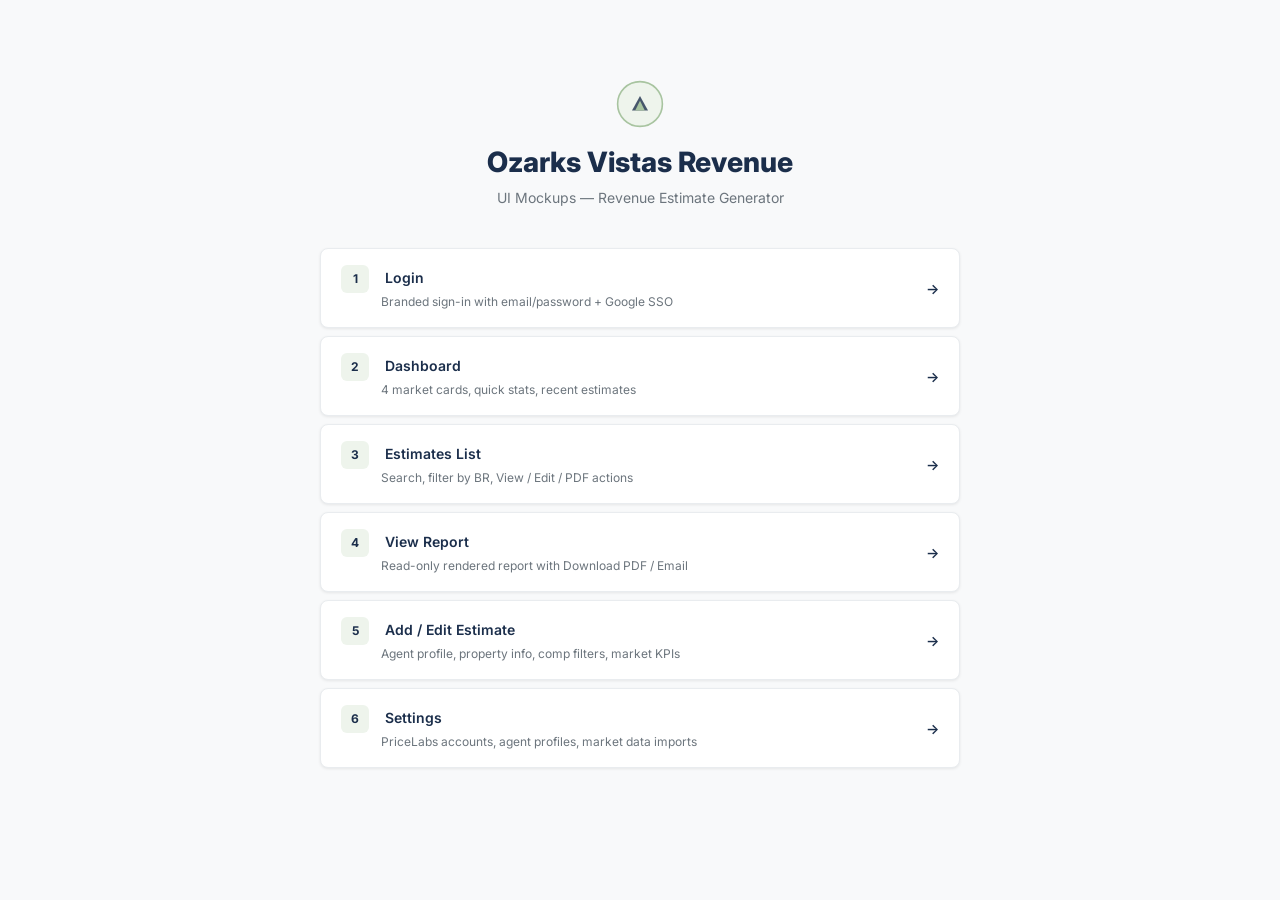
<file: index.html>
<!DOCTYPE html>
<html lang="en">
<head>
  <meta charset="UTF-8">
  <meta name="viewport" content="width=device-width, initial-scale=1.0">
  <title>Vistas — Revenue Estimator Mockups</title>
  <link rel="stylesheet" href="shared.css">
  <style>
    body { background: var(--gray-50); }
    .index-page {
      max-width: 640px;
      margin: 80px auto;
      text-align: center;
    }
    .index-logo {
      margin-bottom: 8px;
    }
    .index-title {
      font-size: 28px;
      font-weight: 800;
      color: var(--navy);
      margin-bottom: 4px;
    }
    .index-subtitle {
      font-size: 14px;
      color: var(--gray-500);
      margin-bottom: 40px;
    }
    .index-links {
      list-style: none;
      text-align: left;
    }
    .index-links li {
      margin-bottom: 8px;
    }
    .index-links a {
      display: flex;
      align-items: center;
      justify-content: space-between;
      padding: 16px 20px;
      background: var(--white);
      border: 1px solid var(--gray-200);
      border-radius: var(--radius);
      text-decoration: none;
      color: var(--navy);
      font-weight: 600;
      font-size: 14px;
      transition: all 0.15s;
      box-shadow: var(--shadow-sm);
    }
    .index-links a:hover {
      box-shadow: var(--shadow-md);
      transform: translateY(-1px);
      border-color: var(--sage);
    }
    .index-links .page-num {
      display: inline-flex;
      align-items: center;
      justify-content: center;
      width: 28px;
      height: 28px;
      background: var(--sage-pale);
      border-radius: 6px;
      font-size: 12px;
      font-weight: 700;
      color: var(--navy);
      margin-right: 12px;
    }
    .index-links .page-desc {
      font-size: 12px;
      color: var(--gray-500);
      font-weight: 400;
    }
  </style>
</head>
<body>
  <div class="index-page">
    <div class="index-logo">
      <svg width="48" height="48" viewBox="0 0 60 60" fill="none">
        <circle cx="30" cy="30" r="28" fill="#eef4ec" stroke="#A8C4A0" stroke-width="2"/>
        <path d="M20 38 L30 20 L40 38 Z" fill="#1B2E4B" opacity="0.8"/>
        <path d="M24 38 L30 26 L36 38 Z" fill="#A8C4A0"/>
      </svg>
    </div>
    <h1 class="index-title">Ozarks Vistas Revenue</h1>
    <p class="index-subtitle">UI Mockups — Revenue Estimate Generator</p>

    <ul class="index-links">
      <li>
        <a href="01-login.html">
          <div>
            <span class="page-num">1</span>
            Login
            <div class="page-desc" style="margin-left: 40px;">Branded sign-in with email/password + Google SSO</div>
          </div>
          &rarr;
        </a>
      </li>
      <li>
        <a href="02-dashboard.html">
          <div>
            <span class="page-num">2</span>
            Dashboard
            <div class="page-desc" style="margin-left: 40px;">4 market cards, quick stats, recent estimates</div>
          </div>
          &rarr;
        </a>
      </li>
      <li>
        <a href="03-estimates-list.html">
          <div>
            <span class="page-num">3</span>
            Estimates List
            <div class="page-desc" style="margin-left: 40px;">Search, filter by BR, View / Edit / PDF actions</div>
          </div>
          &rarr;
        </a>
      </li>
      <li>
        <a href="04-view-report.html">
          <div>
            <span class="page-num">4</span>
            View Report
            <div class="page-desc" style="margin-left: 40px;">Read-only rendered report with Download PDF / Email</div>
          </div>
          &rarr;
        </a>
      </li>
      <li>
        <a href="05-add-edit.html">
          <div>
            <span class="page-num">5</span>
            Add / Edit Estimate
            <div class="page-desc" style="margin-left: 40px;">Agent profile, property info, comp filters, market KPIs</div>
          </div>
          &rarr;
        </a>
      </li>
      <li>
        <a href="06-settings.html">
          <div>
            <span class="page-num">6</span>
            Settings
            <div class="page-desc" style="margin-left: 40px;">PriceLabs accounts, agent profiles, market data imports</div>
          </div>
          &rarr;
        </a>
      </li>
    </ul>
  </div>
</body>
</html>
</file>
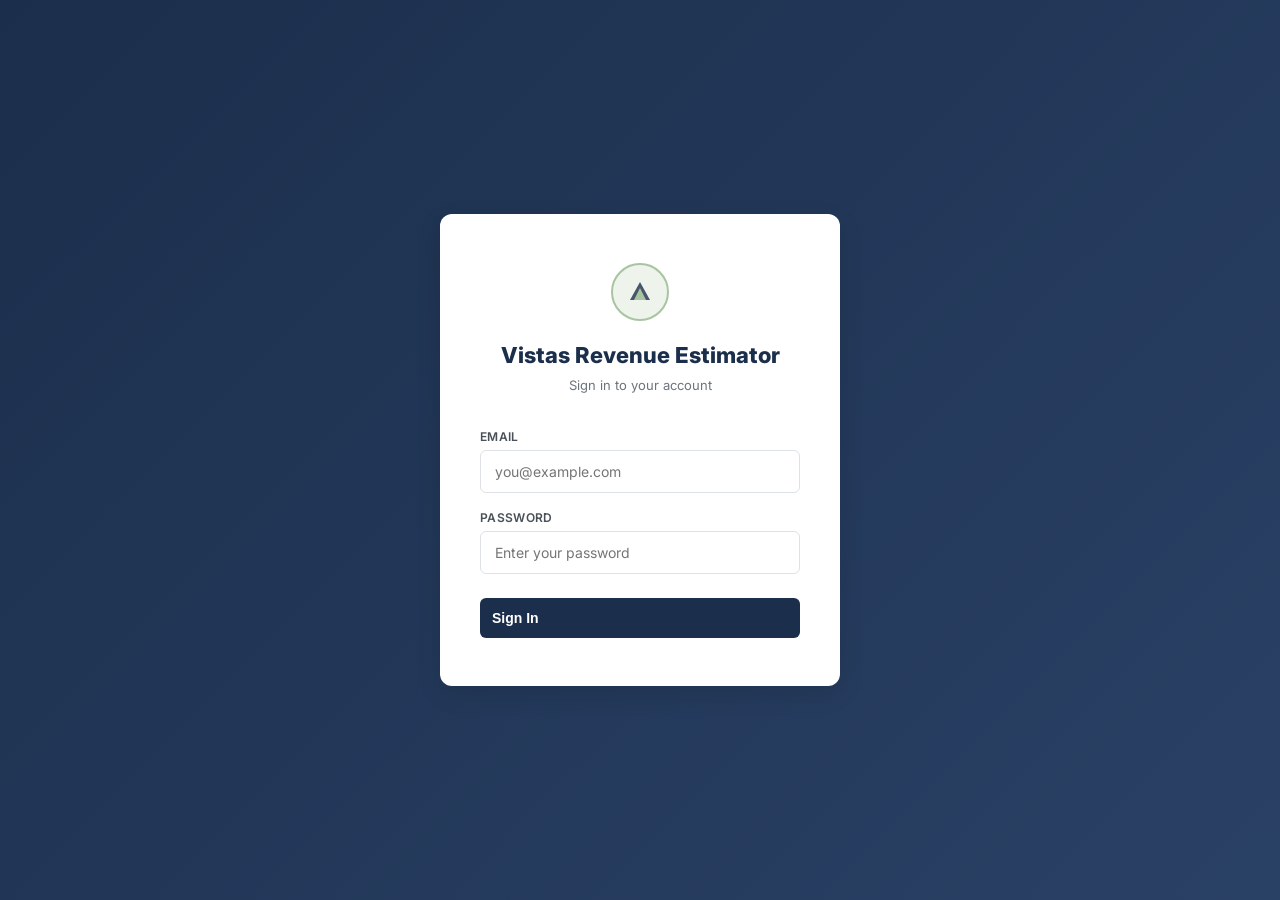
<file: 01-login.html>
<!DOCTYPE html>
<html lang="en">
<head>
  <meta charset="UTF-8">
  <meta name="viewport" content="width=device-width, initial-scale=1.0">
  <title>Login — Vistas Revenue Estimator</title>
  <link rel="stylesheet" href="shared.css">
  <style>
    body {
      background: linear-gradient(135deg, var(--navy) 0%, var(--navy-light) 100%);
      min-height: 100vh;
      display: flex;
      align-items: center;
      justify-content: center;
    }
    .login-card {
      background: var(--white);
      border-radius: 12px;
      padding: 48px 40px;
      width: 100%;
      max-width: 400px;
      box-shadow: var(--shadow-lg);
      text-align: center;
    }
    .login-brand {
      font-size: 22px;
      font-weight: 800;
      color: var(--navy);
      margin-bottom: 4px;
    }
    .login-tagline {
      font-size: 13px;
      color: var(--gray-500);
      margin-bottom: 32px;
    }
    .login-card .form-group { text-align: left; }
    .login-card .form-input { padding: 12px 14px; }
    .login-btn {
      width: 100%;
      padding: 12px;
      font-size: 14px;
      margin-top: 8px;
    }
  </style>
</head>
<body>
  <div class="login-card">
    <div style="margin-bottom: 12px;">
      <svg width="60" height="60" viewBox="0 0 60 60" fill="none">
        <circle cx="30" cy="30" r="28" fill="#eef4ec" stroke="#A8C4A0" stroke-width="2"/>
        <path d="M20 38 L30 20 L40 38 Z" fill="#1B2E4B" opacity="0.8"/>
        <path d="M24 38 L30 26 L36 38 Z" fill="#A8C4A0"/>
      </svg>
    </div>
    <div class="login-brand">Vistas Revenue Estimator</div>
    <div class="login-tagline">Sign in to your account</div>
    <form>
      <div class="form-group">
        <label class="form-label">Email</label>
        <input type="email" class="form-input" placeholder="you@example.com">
      </div>
      <div class="form-group">
        <label class="form-label">Password</label>
        <input type="password" class="form-input" placeholder="Enter your password">
      </div>
      <button type="submit" class="btn btn-primary login-btn">Sign In</button>
    </form>
  </div>
</body>
</html>
</file>
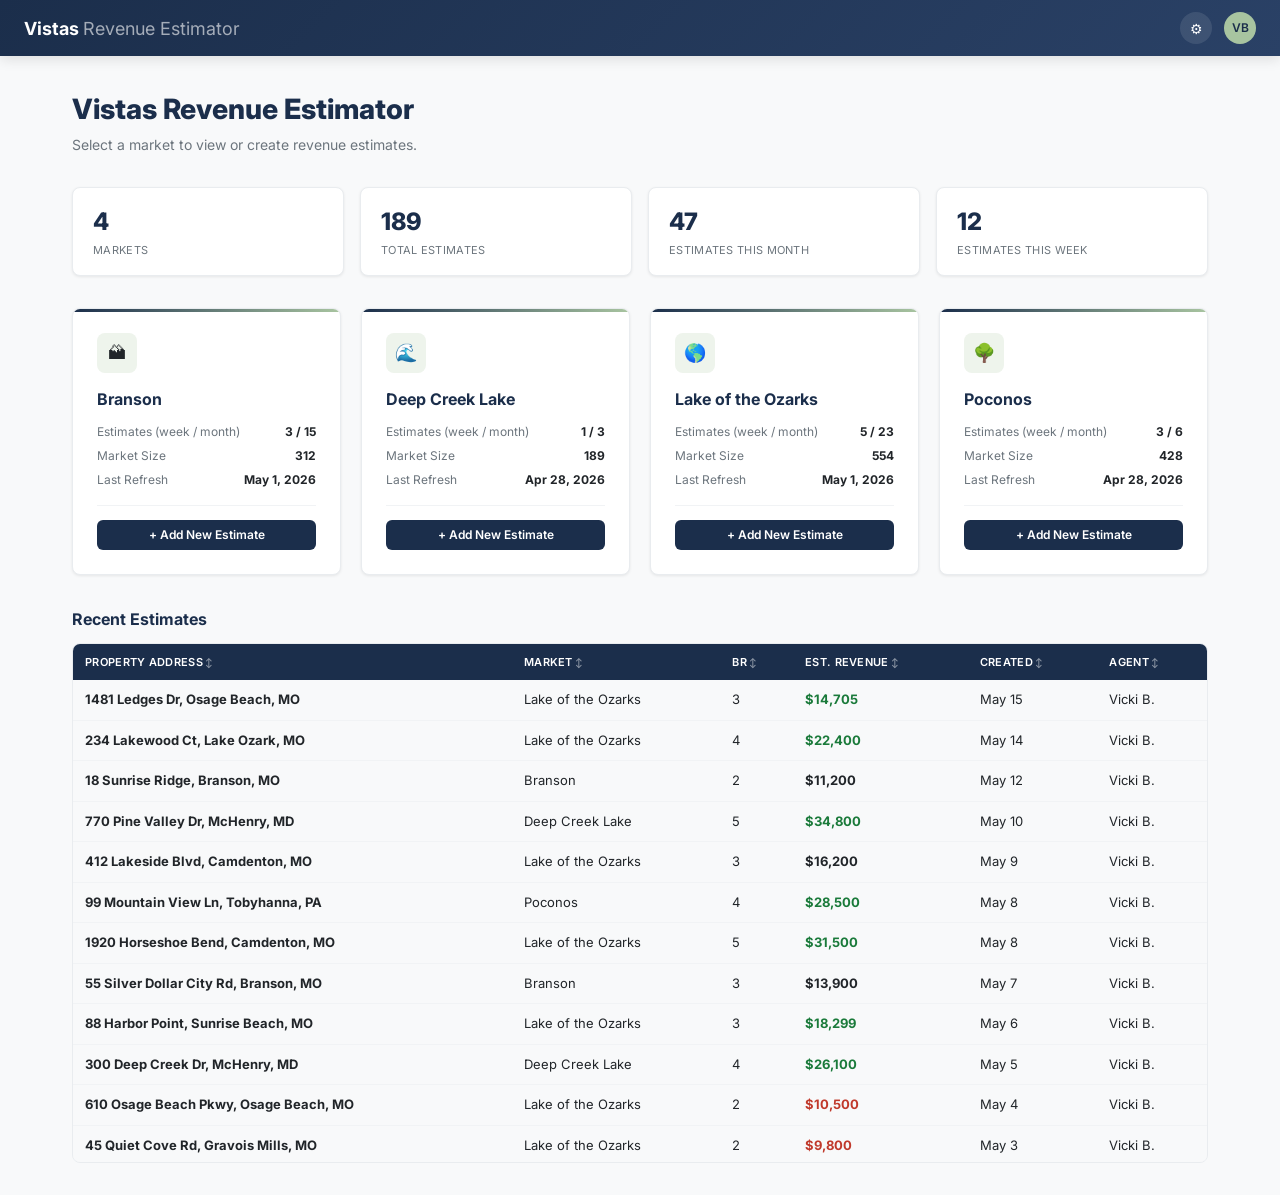
<file: 02-dashboard.html>
<!DOCTYPE html>
<html lang="en">
<head>
  <meta charset="UTF-8">
  <meta name="viewport" content="width=device-width, initial-scale=1.0">
  <title>Dashboard — Vistas Revenue Estimator</title>
  <link rel="stylesheet" href="shared.css">
  <style>
    .welcome { margin-bottom: 32px; }
    .welcome h1 { font-size: 28px; font-weight: 800; color: var(--navy); }
    .welcome p { color: var(--gray-500); margin-top: 4px; }
    .market-card-icon {
      width: 40px; height: 40px; border-radius: 8px;
      background: var(--sage-pale);
      display: flex; align-items: center; justify-content: center;
      margin-bottom: 14px; font-size: 18px;
    }
    .market-card-actions {
      margin-top: 16px; padding-top: 14px;
      border-top: 1px solid var(--gray-100);
    }
    .quick-stats {
      display: grid; grid-template-columns: repeat(4, 1fr);
      gap: 16px; margin-bottom: 32px;
    }
    .quick-stat {
      background: var(--white); border: 1px solid var(--gray-200);
      border-radius: var(--radius); padding: 16px 20px;
      box-shadow: var(--shadow-sm);
    }
    .quick-stat-value { font-size: 24px; font-weight: 800; color: var(--navy); }
    .quick-stat-label {
      font-size: 11px; color: var(--gray-500);
      text-transform: uppercase; letter-spacing: 0.3px; margin-top: 2px;
    }
    .recent-section { margin-top: 32px; }
    .recent-title { font-size: 16px; font-weight: 700; color: var(--navy); margin-bottom: 12px; }
    .recent-scroll {
      max-height: 520px; overflow-y: auto;
      border: 1px solid var(--gray-200); border-radius: var(--radius);
    }
    .recent-scroll table { border-collapse: collapse; width: 100%; font-size: 13px; }
    .recent-scroll thead th {
      background: var(--navy); color: var(--white); padding: 10px 12px;
      text-align: left; font-weight: 600; font-size: 11px;
      text-transform: uppercase; letter-spacing: 0.3px;
      position: sticky; top: 0; z-index: 1;
      cursor: pointer; user-select: none;
    }
    .recent-scroll thead th:hover { opacity: 0.85; }
    .recent-scroll thead th::after { content: ' \2195'; font-size: 9px; opacity: 0.5; }
    .recent-scroll thead th.sorted-asc::after { content: ' \2191'; opacity: 1; }
    .recent-scroll thead th.sorted-desc::after { content: ' \2193'; opacity: 1; }
    .recent-scroll tbody td { padding: 10px 12px; border-bottom: 1px solid var(--gray-100); }
    .recent-scroll tbody tr:nth-child(even) { background: var(--gray-50); }
    .recent-scroll tbody tr { cursor: pointer; }
    .recent-scroll tbody tr:hover { background: var(--sage-pale); }
  </style>
</head>
<body>
  <nav class="topnav">
    <div class="topnav-left">
      <a href="#" class="topnav-logo">Vistas <span>Revenue Estimator</span></a>
    </div>
    <div class="topnav-right">
      <a href="06-settings.html" class="topnav-icon" title="Settings">&#9881;</a>
      <div class="topnav-avatar">VB</div>
    </div>
  </nav>

  <div class="page">
    <div class="welcome">
      <h1>Vistas Revenue Estimator</h1>
      <p>Select a market to view or create revenue estimates.</p>
    </div>

    <div class="quick-stats">
      <div class="quick-stat">
        <div class="quick-stat-value">4</div>
        <div class="quick-stat-label">Markets</div>
      </div>
      <div class="quick-stat">
        <div class="quick-stat-value">189</div>
        <div class="quick-stat-label">Total Estimates</div>
      </div>
      <div class="quick-stat">
        <div class="quick-stat-value">47</div>
        <div class="quick-stat-label">Estimates This Month</div>
      </div>
      <div class="quick-stat">
        <div class="quick-stat-value">12</div>
        <div class="quick-stat-label">Estimates This Week</div>
      </div>
    </div>

    <div class="market-grid">
      <div class="market-card" onclick="location.href='03-estimates-list.html?market=branson'">
        <div class="market-card-icon">&#127956;</div>
        <div class="market-card-name">Branson</div>
        <div class="market-card-stat"><span>Estimates (week / month)</span> <strong>3 / 15</strong></div>
        <div class="market-card-stat"><span>Market Size</span> <strong>312</strong></div>
        <div class="market-card-stat"><span>Last Refresh</span> <strong>May 1, 2026</strong></div>
        <div class="market-card-actions">
          <a href="05-add-edit.html?market=branson" class="btn btn-primary btn-sm" style="width:100%;justify-content:center;" onclick="event.stopPropagation();">+ Add New Estimate</a>
        </div>
      </div>
      <div class="market-card" onclick="location.href='03-estimates-list.html?market=deep-creek'">
        <div class="market-card-icon">&#127754;</div>
        <div class="market-card-name">Deep Creek Lake</div>
        <div class="market-card-stat"><span>Estimates (week / month)</span> <strong>1 / 3</strong></div>
        <div class="market-card-stat"><span>Market Size</span> <strong>189</strong></div>
        <div class="market-card-stat"><span>Last Refresh</span> <strong>Apr 28, 2026</strong></div>
        <div class="market-card-actions">
          <a href="05-add-edit.html?market=deep-creek" class="btn btn-primary btn-sm" style="width:100%;justify-content:center;" onclick="event.stopPropagation();">+ Add New Estimate</a>
        </div>
      </div>
      <div class="market-card" onclick="location.href='03-estimates-list.html?market=lake-ozarks'">
        <div class="market-card-icon">&#127758;</div>
        <div class="market-card-name">Lake of the Ozarks</div>
        <div class="market-card-stat"><span>Estimates (week / month)</span> <strong>5 / 23</strong></div>
        <div class="market-card-stat"><span>Market Size</span> <strong>554</strong></div>
        <div class="market-card-stat"><span>Last Refresh</span> <strong>May 1, 2026</strong></div>
        <div class="market-card-actions">
          <a href="05-add-edit.html?market=lake-ozarks" class="btn btn-primary btn-sm" style="width:100%;justify-content:center;" onclick="event.stopPropagation();">+ Add New Estimate</a>
        </div>
      </div>
      <div class="market-card" onclick="location.href='03-estimates-list.html?market=poconos'">
        <div class="market-card-icon">&#127795;</div>
        <div class="market-card-name">Poconos</div>
        <div class="market-card-stat"><span>Estimates (week / month)</span> <strong>3 / 6</strong></div>
        <div class="market-card-stat"><span>Market Size</span> <strong>428</strong></div>
        <div class="market-card-stat"><span>Last Refresh</span> <strong>Apr 28, 2026</strong></div>
        <div class="market-card-actions">
          <a href="05-add-edit.html?market=poconos" class="btn btn-primary btn-sm" style="width:100%;justify-content:center;" onclick="event.stopPropagation();">+ Add New Estimate</a>
        </div>
      </div>
    </div>

    <div class="recent-section">
      <div class="recent-title">Recent Estimates</div>
      <div class="recent-scroll">
        <table id="recentTable">
          <thead>
            <tr>
              <th data-col="0">Property Address</th>
              <th data-col="1">Market</th>
              <th data-col="2">BR</th>
              <th data-col="3">Est. Revenue</th>
              <th data-col="4">Created</th>
              <th data-col="5">Agent</th>
            </tr>
          </thead>
          <tbody>
            <tr onclick="location.href='04-view-report.html'"><td><strong>1481 Ledges Dr, Osage Beach, MO</strong></td><td>Lake of the Ozarks</td><td>3</td><td class="text-green font-bold">$14,705</td><td>May 15</td><td>Vicki B.</td></tr>
            <tr onclick="location.href='04-view-report.html'"><td><strong>234 Lakewood Ct, Lake Ozark, MO</strong></td><td>Lake of the Ozarks</td><td>4</td><td class="text-green font-bold">$22,400</td><td>May 14</td><td>Vicki B.</td></tr>
            <tr onclick="location.href='04-view-report.html'"><td><strong>18 Sunrise Ridge, Branson, MO</strong></td><td>Branson</td><td>2</td><td class="font-bold">$11,200</td><td>May 12</td><td>Vicki B.</td></tr>
            <tr onclick="location.href='04-view-report.html'"><td><strong>770 Pine Valley Dr, McHenry, MD</strong></td><td>Deep Creek Lake</td><td>5</td><td class="text-green font-bold">$34,800</td><td>May 10</td><td>Vicki B.</td></tr>
            <tr onclick="location.href='04-view-report.html'"><td><strong>412 Lakeside Blvd, Camdenton, MO</strong></td><td>Lake of the Ozarks</td><td>3</td><td class="font-bold">$16,200</td><td>May 9</td><td>Vicki B.</td></tr>
            <tr onclick="location.href='04-view-report.html'"><td><strong>99 Mountain View Ln, Tobyhanna, PA</strong></td><td>Poconos</td><td>4</td><td class="text-green font-bold">$28,500</td><td>May 8</td><td>Vicki B.</td></tr>
            <tr onclick="location.href='04-view-report.html'"><td><strong>1920 Horseshoe Bend, Camdenton, MO</strong></td><td>Lake of the Ozarks</td><td>5</td><td class="text-green font-bold">$31,500</td><td>May 8</td><td>Vicki B.</td></tr>
            <tr onclick="location.href='04-view-report.html'"><td><strong>55 Silver Dollar City Rd, Branson, MO</strong></td><td>Branson</td><td>3</td><td class="font-bold">$13,900</td><td>May 7</td><td>Vicki B.</td></tr>
            <tr onclick="location.href='04-view-report.html'"><td><strong>88 Harbor Point, Sunrise Beach, MO</strong></td><td>Lake of the Ozarks</td><td>3</td><td class="text-green font-bold">$18,299</td><td>May 6</td><td>Vicki B.</td></tr>
            <tr onclick="location.href='04-view-report.html'"><td><strong>300 Deep Creek Dr, McHenry, MD</strong></td><td>Deep Creek Lake</td><td>4</td><td class="text-green font-bold">$26,100</td><td>May 5</td><td>Vicki B.</td></tr>
            <tr onclick="location.href='04-view-report.html'"><td><strong>610 Osage Beach Pkwy, Osage Beach, MO</strong></td><td>Lake of the Ozarks</td><td>2</td><td class="text-red font-bold">$10,500</td><td>May 4</td><td>Vicki B.</td></tr>
            <tr onclick="location.href='04-view-report.html'"><td><strong>45 Quiet Cove Rd, Gravois Mills, MO</strong></td><td>Lake of the Ozarks</td><td>2</td><td class="text-red font-bold">$9,800</td><td>May 3</td><td>Vicki B.</td></tr>
            <tr onclick="location.href='04-view-report.html'"><td><strong>312 Grand View Ter, Porto Cima, MO</strong></td><td>Lake of the Ozarks</td><td>4</td><td class="text-green font-bold">$26,100</td><td>Apr 30</td><td>Vicki B.</td></tr>
            <tr onclick="location.href='04-view-report.html'"><td><strong>750 Shawnee Bend Rd, Sunrise Beach, MO</strong></td><td>Lake of the Ozarks</td><td>4</td><td class="text-green font-bold">$24,800</td><td>Apr 28</td><td>Vicki B.</td></tr>
            <tr onclick="location.href='04-view-report.html'"><td><strong>22 Emerald Bay Dr, Lake Ozark, MO</strong></td><td>Lake of the Ozarks</td><td>3</td><td class="font-bold">$15,400</td><td>Apr 25</td><td>Vicki B.</td></tr>
            <tr onclick="location.href='04-view-report.html'"><td><strong>101 Lakeshore Dr, McHenry, MD</strong></td><td>Deep Creek Lake</td><td>3</td><td class="font-bold">$18,900</td><td>Apr 23</td><td>Vicki B.</td></tr>
            <tr onclick="location.href='04-view-report.html'"><td><strong>445 Table Rock Ln, Branson, MO</strong></td><td>Branson</td><td>4</td><td class="text-green font-bold">$21,300</td><td>Apr 22</td><td>Vicki B.</td></tr>
            <tr onclick="location.href='04-view-report.html'"><td><strong>77 Arrowhead Trail, Pocono Lake, PA</strong></td><td>Poconos</td><td>3</td><td class="font-bold">$16,800</td><td>Apr 20</td><td>Vicki B.</td></tr>
            <tr onclick="location.href='04-view-report.html'"><td><strong>520 Regatta Bay, Lake Ozark, MO</strong></td><td>Lake of the Ozarks</td><td>3</td><td class="font-bold">$13,200</td><td>Apr 18</td><td>Vicki B.</td></tr>
            <tr onclick="location.href='04-view-report.html'"><td><strong>198 Dogwood Pass, Branson, MO</strong></td><td>Branson</td><td>2</td><td class="text-red font-bold">$8,400</td><td>Apr 16</td><td>Vicki B.</td></tr>
            <tr onclick="location.href='04-view-report.html'"><td><strong>62 Marsh Run, McHenry, MD</strong></td><td>Deep Creek Lake</td><td>5</td><td class="text-green font-bold">$38,200</td><td>Apr 15</td><td>Vicki B.</td></tr>
            <tr onclick="location.href='04-view-report.html'"><td><strong>901 Cove Landing, Camdenton, MO</strong></td><td>Lake of the Ozarks</td><td>4</td><td class="text-green font-bold">$20,100</td><td>Apr 14</td><td>Vicki B.</td></tr>
            <tr onclick="location.href='04-view-report.html'"><td><strong>33 Ski Lodge Dr, Tannersville, PA</strong></td><td>Poconos</td><td>4</td><td class="text-green font-bold">$25,700</td><td>Apr 12</td><td>Vicki B.</td></tr>
            <tr onclick="location.href='04-view-report.html'"><td><strong>280 Lazy River Rd, Osage Beach, MO</strong></td><td>Lake of the Ozarks</td><td>3</td><td class="font-bold">$14,900</td><td>Apr 10</td><td>Vicki B.</td></tr>
            <tr onclick="location.href='04-view-report.html'"><td><strong>15 Mountain Laurel, Bushkill, PA</strong></td><td>Poconos</td><td>3</td><td class="font-bold">$15,100</td><td>Apr 8</td><td>Vicki B.</td></tr>
            <tr onclick="location.href='04-view-report.html'"><td><strong>844 Silver Dollar Rd, Branson, MO</strong></td><td>Branson</td><td>3</td><td class="font-bold">$12,600</td><td>Apr 7</td><td>Vicki B.</td></tr>
            <tr onclick="location.href='04-view-report.html'"><td><strong>2100 Bagnell Dam Blvd, Lake Ozark, MO</strong></td><td>Lake of the Ozarks</td><td>2</td><td class="text-red font-bold">$11,800</td><td>Apr 5</td><td>Vicki B.</td></tr>
            <tr onclick="location.href='04-view-report.html'"><td><strong>57 Herring Run, McHenry, MD</strong></td><td>Deep Creek Lake</td><td>4</td><td class="text-green font-bold">$27,400</td><td>Apr 3</td><td>Vicki B.</td></tr>
            <tr onclick="location.href='04-view-report.html'"><td><strong>390 Indian Point Rd, Branson, MO</strong></td><td>Branson</td><td>5</td><td class="text-green font-bold">$29,800</td><td>Apr 1</td><td>Vicki B.</td></tr>
            <tr onclick="location.href='04-view-report.html'"><td><strong>188 Ozark Shores, Sunrise Beach, MO</strong></td><td>Lake of the Ozarks</td><td>3</td><td class="font-bold">$17,200</td><td>Mar 30</td><td>Vicki B.</td></tr>
            <tr onclick="location.href='04-view-report.html'"><td><strong>42 Bear Creek Rd, Tobyhanna, PA</strong></td><td>Poconos</td><td>2</td><td class="text-red font-bold">$9,900</td><td>Mar 28</td><td>Vicki B.</td></tr>
            <tr onclick="location.href='04-view-report.html'"><td><strong>715 Palisades Dr, Lake Ozark, MO</strong></td><td>Lake of the Ozarks</td><td>4</td><td class="text-green font-bold">$23,500</td><td>Mar 26</td><td>Vicki B.</td></tr>
            <tr onclick="location.href='04-view-report.html'"><td><strong>11 Glendale Rd, McHenry, MD</strong></td><td>Deep Creek Lake</td><td>3</td><td class="font-bold">$19,500</td><td>Mar 24</td><td>Vicki B.</td></tr>
            <tr onclick="location.href='04-view-report.html'"><td><strong>505 Fall Creek Rd, Branson, MO</strong></td><td>Branson</td><td>3</td><td class="font-bold">$14,100</td><td>Mar 22</td><td>Vicki B.</td></tr>
            <tr onclick="location.href='04-view-report.html'"><td><strong>860 Windmill Point, Camdenton, MO</strong></td><td>Lake of the Ozarks</td><td>3</td><td class="font-bold">$15,600</td><td>Mar 20</td><td>Vicki B.</td></tr>
            <tr onclick="location.href='04-view-report.html'"><td><strong>29 Pocono Blvd, Mount Pocono, PA</strong></td><td>Poconos</td><td>5</td><td class="text-green font-bold">$32,400</td><td>Mar 18</td><td>Vicki B.</td></tr>
            <tr onclick="location.href='04-view-report.html'"><td><strong>178 Eagle Point, Gravois Mills, MO</strong></td><td>Lake of the Ozarks</td><td>2</td><td class="text-red font-bold">$8,900</td><td>Mar 16</td><td>Vicki B.</td></tr>
            <tr onclick="location.href='04-view-report.html'"><td><strong>610 Deep Creek Loop, McHenry, MD</strong></td><td>Deep Creek Lake</td><td>2</td><td class="font-bold">$12,300</td><td>Mar 14</td><td>Vicki B.</td></tr>
            <tr onclick="location.href='04-view-report.html'"><td><strong>425 Branson Hills Pkwy, Branson, MO</strong></td><td>Branson</td><td>4</td><td class="text-green font-bold">$20,900</td><td>Mar 12</td><td>Vicki B.</td></tr>
            <tr onclick="location.href='04-view-report.html'"><td><strong>93 Crystal Cove Rd, Osage Beach, MO</strong></td><td>Lake of the Ozarks</td><td>3</td><td class="font-bold">$16,800</td><td>Mar 10</td><td>Vicki B.</td></tr>
            <tr onclick="location.href='04-view-report.html'"><td><strong>200 Timber Ridge, Pocono Pines, PA</strong></td><td>Poconos</td><td>3</td><td class="font-bold">$17,500</td><td>Mar 8</td><td>Vicki B.</td></tr>
            <tr onclick="location.href='04-view-report.html'"><td><strong>1310 Passover Rd, Osage Beach, MO</strong></td><td>Lake of the Ozarks</td><td>5</td><td class="text-green font-bold">$35,200</td><td>Mar 6</td><td>Vicki B.</td></tr>
            <tr onclick="location.href='04-view-report.html'"><td><strong>67 Wisp Mountain, McHenry, MD</strong></td><td>Deep Creek Lake</td><td>4</td><td class="text-green font-bold">$28,700</td><td>Mar 4</td><td>Vicki B.</td></tr>
            <tr onclick="location.href='04-view-report.html'"><td><strong>340 Shepherd of Hills, Branson, MO</strong></td><td>Branson</td><td>2</td><td class="text-red font-bold">$7,600</td><td>Mar 2</td><td>Vicki B.</td></tr>
            <tr onclick="location.href='04-view-report.html'"><td><strong>890 Porto Cima Dr, Sunrise Beach, MO</strong></td><td>Lake of the Ozarks</td><td>4</td><td class="text-green font-bold">$22,800</td><td>Feb 28</td><td>Vicki B.</td></tr>
            <tr onclick="location.href='04-view-report.html'"><td><strong>156 Blueberry Hill, East Stroudsburg, PA</strong></td><td>Poconos</td><td>4</td><td class="text-green font-bold">$24,100</td><td>Feb 26</td><td>Vicki B.</td></tr>
            <tr onclick="location.href='04-view-report.html'"><td><strong>48 Marina View, Lake Ozark, MO</strong></td><td>Lake of the Ozarks</td><td>3</td><td class="font-bold">$13,400</td><td>Feb 24</td><td>Vicki B.</td></tr>
            <tr onclick="location.href='04-view-report.html'"><td><strong>222 Roaring Fork, Branson, MO</strong></td><td>Branson</td><td>3</td><td class="font-bold">$15,800</td><td>Feb 22</td><td>Vicki B.</td></tr>
            <tr onclick="location.href='04-view-report.html'"><td><strong>530 Majestic Oaks, Camdenton, MO</strong></td><td>Lake of the Ozarks</td><td>5</td><td class="text-green font-bold">$29,400</td><td>Feb 20</td><td>Vicki B.</td></tr>
            <tr onclick="location.href='04-view-report.html'"><td><strong>88 Lakefront Ct, McHenry, MD</strong></td><td>Deep Creek Lake</td><td>3</td><td class="font-bold">$17,800</td><td>Feb 18</td><td>Vicki B.</td></tr>
            <tr onclick="location.href='04-view-report.html'"><td><strong>14 Cedar Woods, Jim Thorpe, PA</strong></td><td>Poconos</td><td>2</td><td class="text-red font-bold">$10,200</td><td>Feb 16</td><td>Vicki B.</td></tr>
          </tbody>
        </table>
      </div>
    </div>
  </div>

  <script>
    document.querySelectorAll('#recentTable thead th').forEach(th => {
      th.addEventListener('click', function() {
        const table = document.getElementById('recentTable');
        const tbody = table.querySelector('tbody');
        const col = parseInt(this.dataset.col);
        const rows = Array.from(tbody.querySelectorAll('tr'));
        const isAsc = this.classList.contains('sorted-asc');
        table.querySelectorAll('th').forEach(h => h.classList.remove('sorted-asc','sorted-desc'));
        this.classList.add(isAsc ? 'sorted-desc' : 'sorted-asc');
        rows.sort((a, b) => {
          let va = a.cells[col].textContent.trim();
          let vb = b.cells[col].textContent.trim();
          if (col === 2) { va = parseInt(va); vb = parseInt(vb); }
          else if (col === 3) { va = parseInt(va.replace(/[$,]/g,'')); vb = parseInt(vb.replace(/[$,]/g,'')); }
          else { va = va.toLowerCase(); vb = vb.toLowerCase(); }
          if (va < vb) return isAsc ? 1 : -1;
          if (va > vb) return isAsc ? -1 : 1;
          return 0;
        });
        rows.forEach(r => tbody.appendChild(r));
      });
    });
  </script>
</body>
</html>
</file>
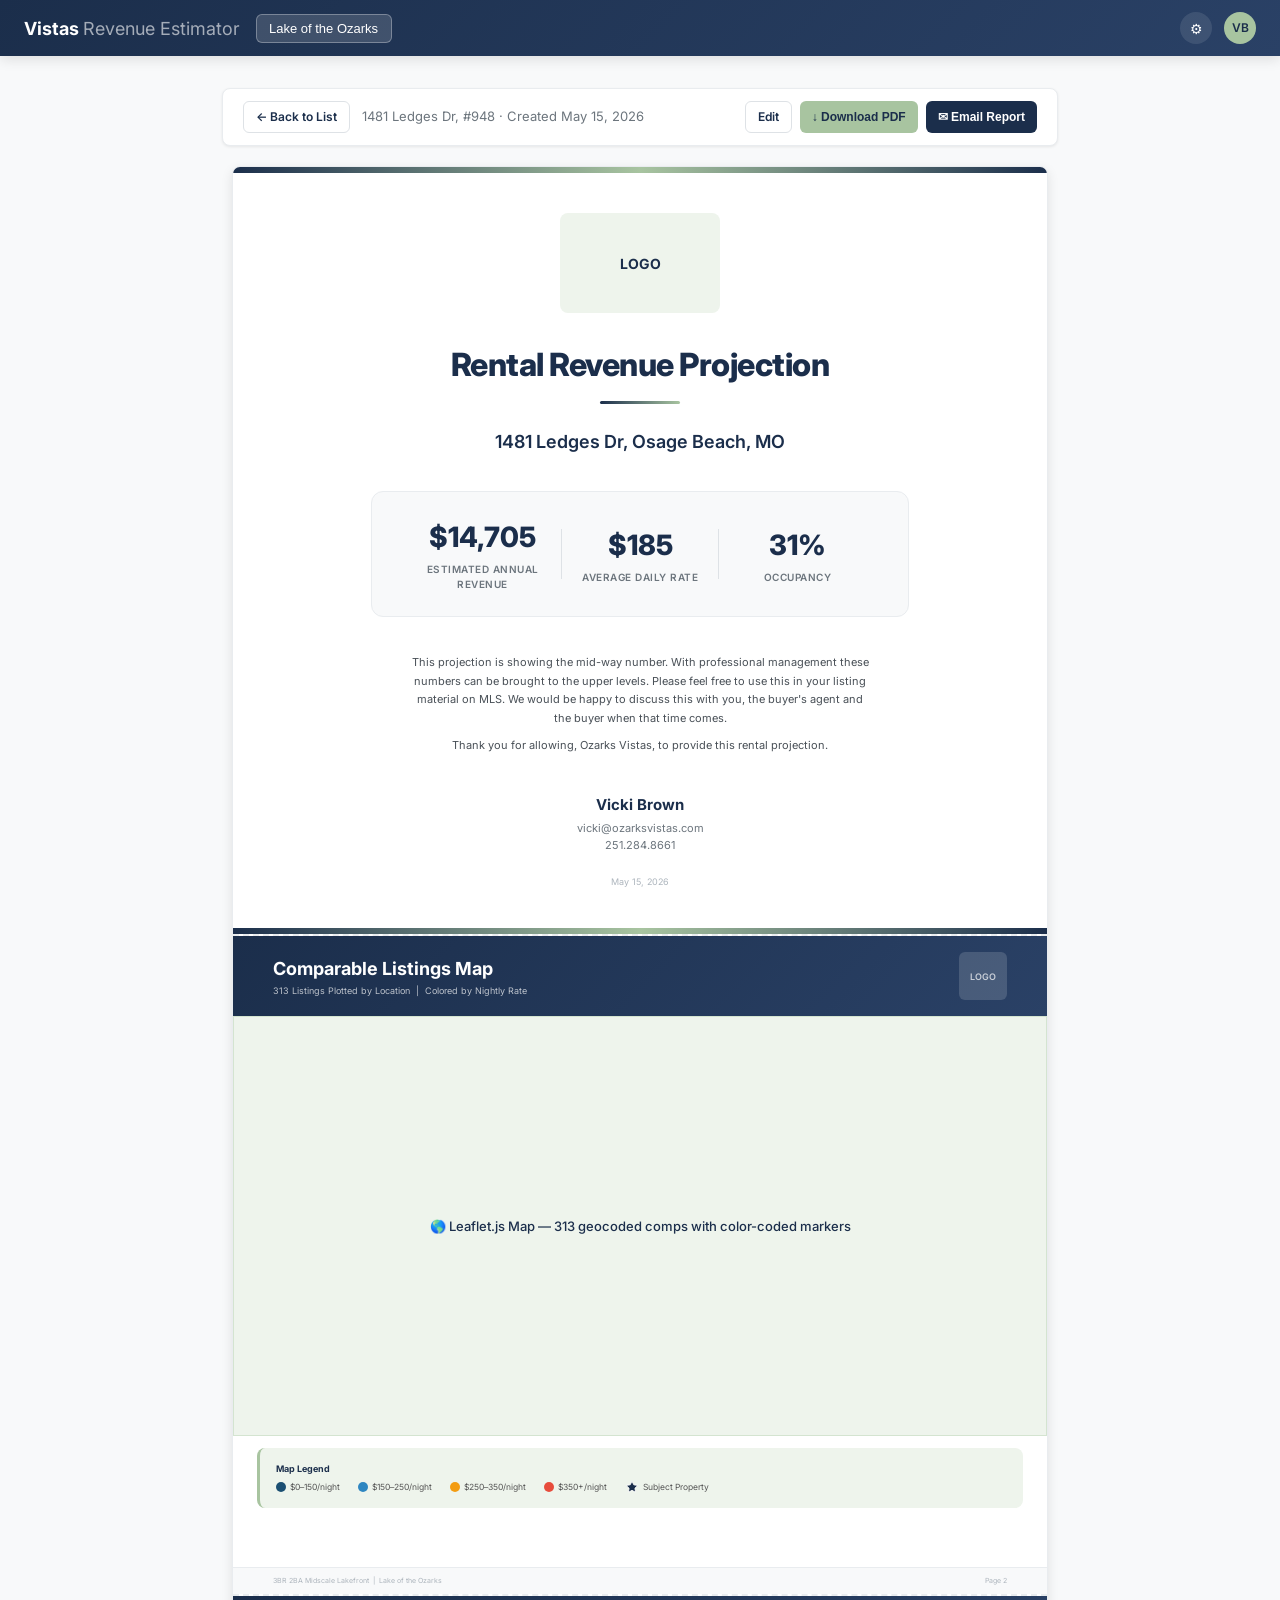
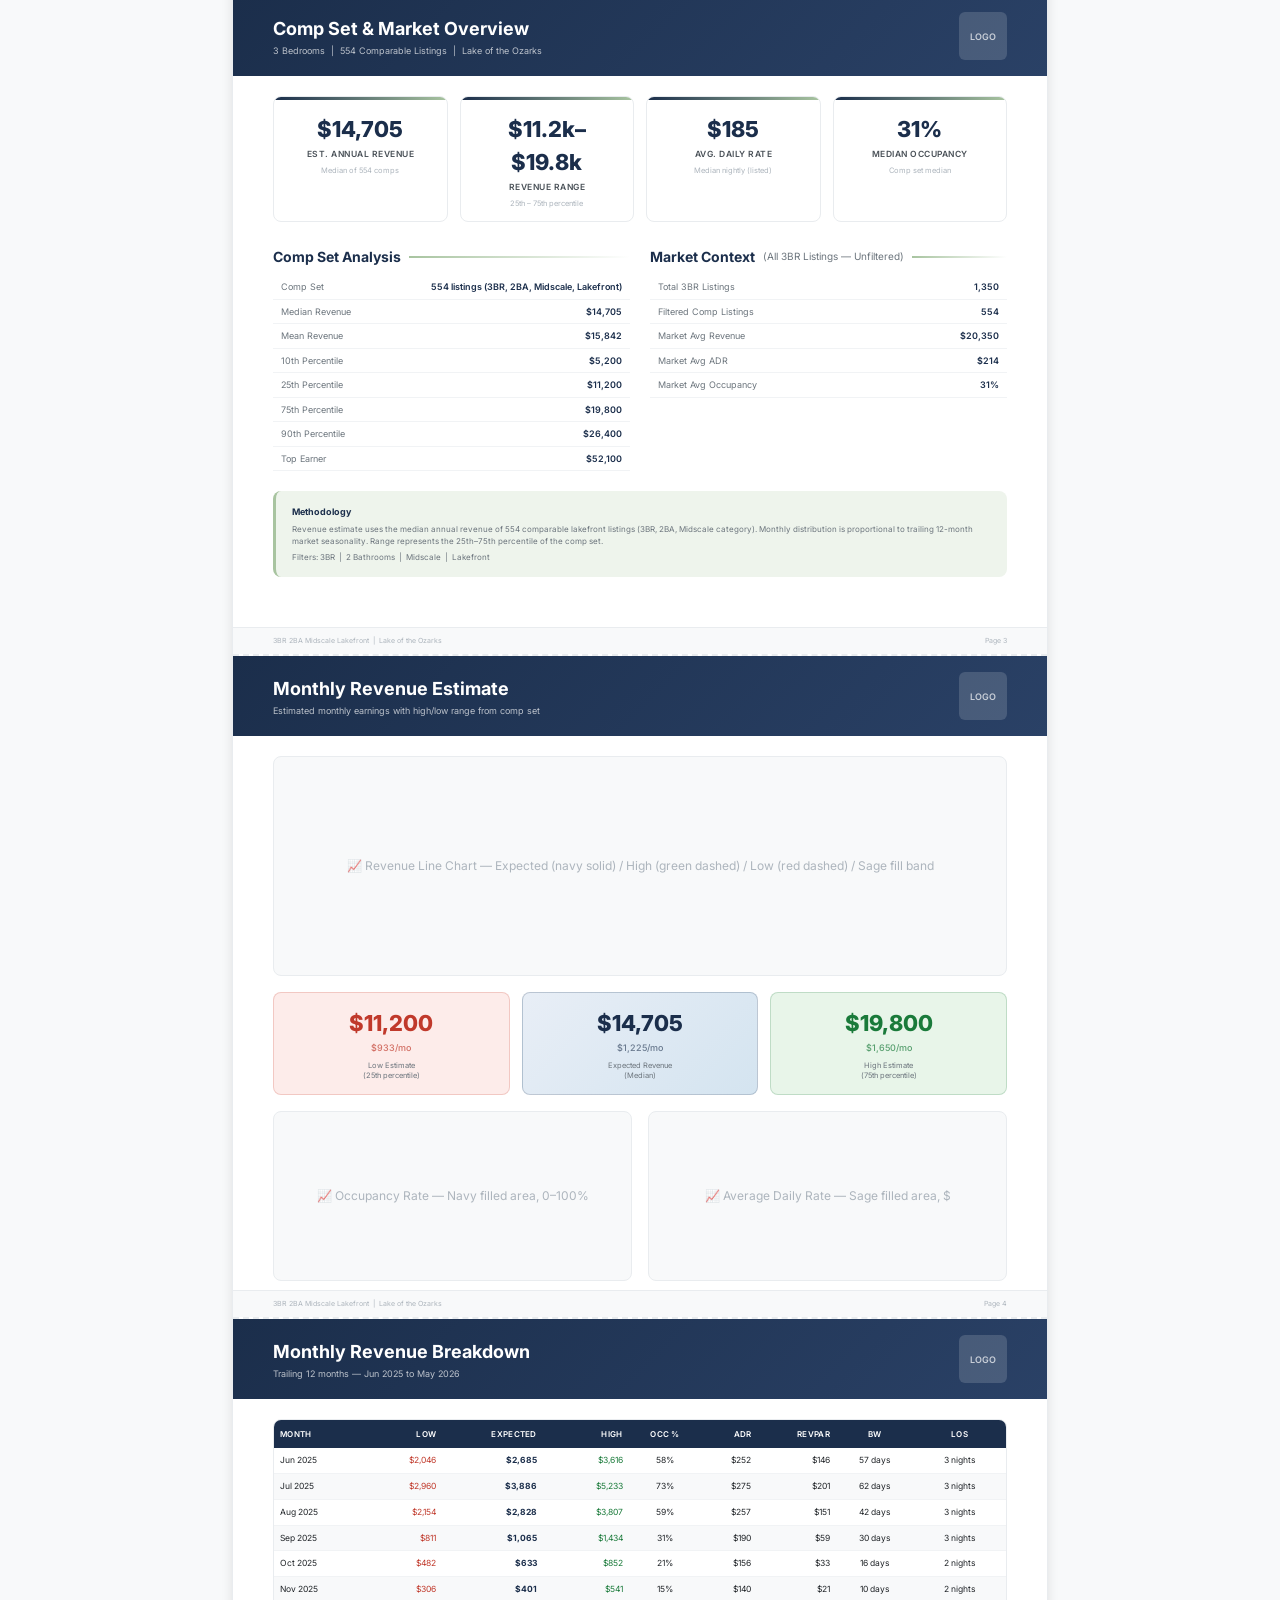
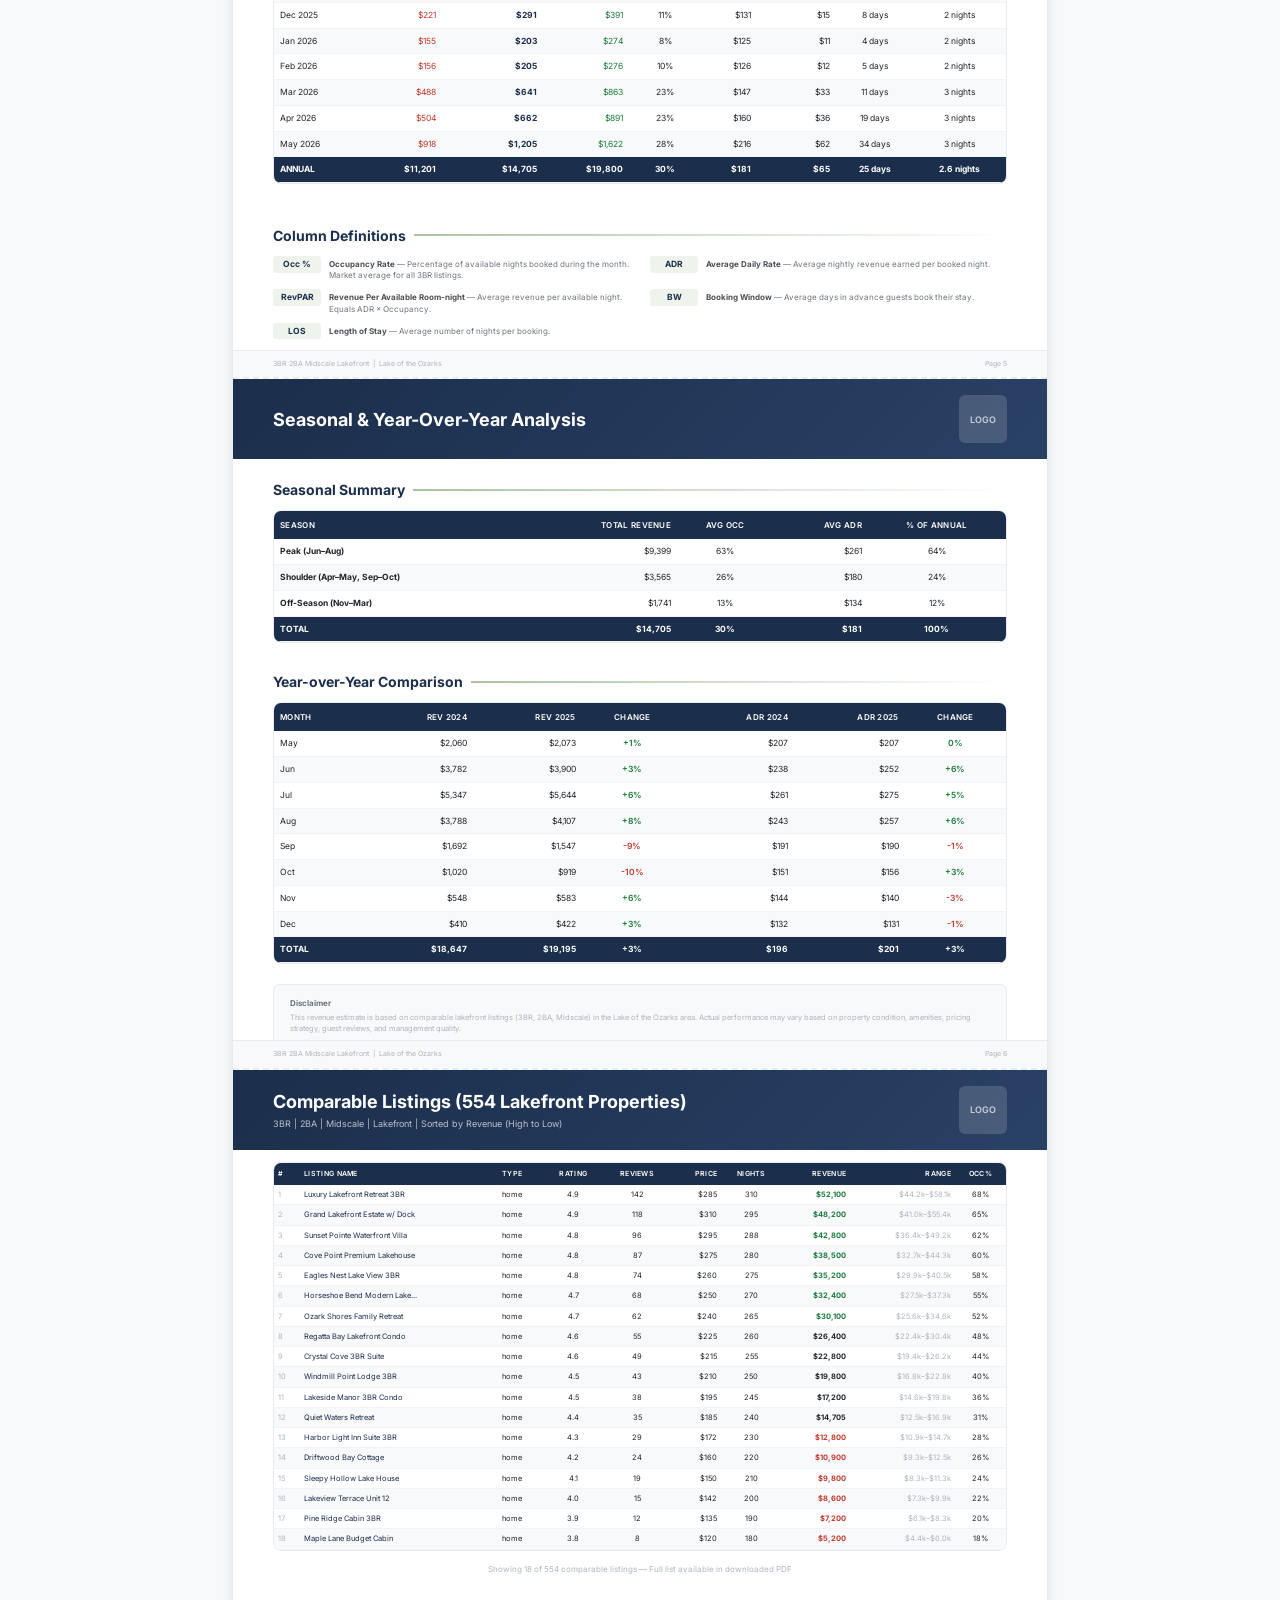
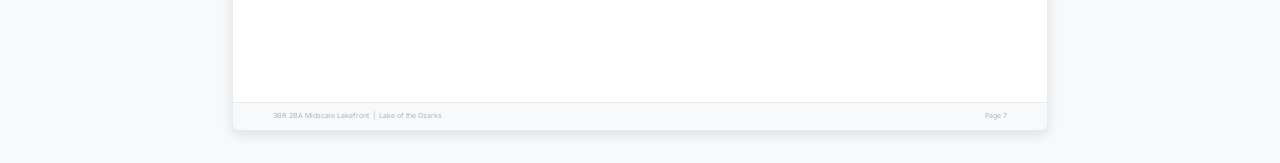
<file: 04-view-report.html>
<!DOCTYPE html>
<html lang="en">
<head>
  <meta charset="UTF-8">
  <meta name="viewport" content="width=device-width, initial-scale=1.0">
  <title>View Report — 1481 Ledges Dr</title>
  <link rel="stylesheet" href="shared.css">
  <style>
    .report-toolbar {
      display: flex; align-items: center; justify-content: space-between;
      margin-bottom: 20px; padding: 12px 20px;
      background: var(--white); border: 1px solid var(--gray-200);
      border-radius: var(--radius); box-shadow: var(--shadow-sm);
    }
    .report-toolbar-left { display: flex; align-items: center; gap: 12px; }
    .report-toolbar-right { display: flex; gap: 8px; }
    .report-frame {
      background: var(--white); border: 1px solid var(--gray-200);
      border-radius: var(--radius); box-shadow: var(--shadow-md); overflow: hidden;
      max-width: 816px; margin: 0 auto;
    }
    .rpt-page {
      padding: 0; min-height: 700px; position: relative;
      border-bottom: 2px dashed var(--gray-200);
    }
    .rpt-page:last-child { border-bottom: none; }

    /* ── Cover Page ── */
    .cover-page {
      display: flex; flex-direction: column; align-items: center;
      background: var(--white); min-height: 760px;
    }
    .cover-bar {
      width: 100%; height: 6px;
      background: linear-gradient(90deg, var(--navy) 0%, var(--sage) 50%, var(--navy) 100%);
    }
    .cover-content {
      flex: 1; display: flex; flex-direction: column;
      align-items: center; justify-content: center;
      padding: 40px 60px; text-align: center;
    }
    .cover-logo-block { margin-bottom: 28px; }
    .cover-logo-img {
      width: 160px; height: 100px; background: var(--sage-pale); border-radius: 8px;
      display: flex; align-items: center; justify-content: center;
      color: var(--navy); font-size: 14px; font-weight: 700;
    }
    .cover-main-title {
      font-size: 32px; font-weight: 800; color: var(--navy);
      letter-spacing: -0.5px; margin-bottom: 12px;
    }
    .cover-divider {
      width: 80px; height: 3px;
      background: linear-gradient(90deg, var(--navy), var(--sage));
      border-radius: 2px; margin-bottom: 24px;
    }
    .cover-property { margin-bottom: 32px; }
    .cover-property-name { font-size: 18px; font-weight: 600; color: var(--navy); margin-bottom: 4px; }
    .cover-property-address { font-size: 13px; color: var(--gray-500); }
    .cover-kpi-row {
      display: flex; align-items: center; gap: 0;
      margin-bottom: 36px; padding: 24px 32px;
      background: var(--gray-50); border-radius: 12px;
      border: 1px solid var(--gray-200);
    }
    .cover-kpi { flex: 1; text-align: center; padding: 0 20px; }
    .cover-kpi-sep { width: 1px; height: 50px; background: var(--gray-300); }
    .cover-kpi-value { font-size: 28px; font-weight: 800; color: var(--navy); margin-bottom: 4px; }
    .cover-kpi-label {
      font-size: 10px; font-weight: 600; color: var(--gray-500);
      text-transform: uppercase; letter-spacing: 0.5px;
    }
    .cover-intro { max-width: 460px; margin-bottom: 32px; }
    .cover-intro p { font-size: 11px; color: var(--gray-700); line-height: 1.7; margin-bottom: 8px; }
    .cover-agent-block { margin-bottom: 20px; }
    .cover-agent-name { font-size: 15px; font-weight: 700; color: var(--navy); margin-bottom: 3px; }
    .cover-agent-detail { font-size: 11px; color: var(--gray-500); margin-bottom: 1px; }
    .cover-date { font-size: 9px; color: var(--gray-400); }

    /* ── Page Header (non-cover) ── */
    .ph {
      background: linear-gradient(135deg, var(--navy) 0%, var(--navy-light) 100%);
      padding: 16px 40px;
      display: flex; justify-content: space-between; align-items: center;
    }
    .ph h2 { color: white; font-size: 18px; font-weight: 700; }
    .ph .ph-sub { color: rgba(255,255,255,0.7); font-size: 9px; margin-top: 2px; }
    .ph-logo {
      width: 48px; height: 48px; background: rgba(255,255,255,0.15); border-radius: 6px;
      display: flex; align-items: center; justify-content: center;
      font-size: 9px; color: rgba(255,255,255,0.7); font-weight: 600;
    }
    .pb { padding: 20px 40px; }

    /* ── KPI Cards ── */
    .kpi-grid {
      display: grid; grid-template-columns: repeat(4, 1fr);
      gap: 12px; margin-bottom: 24px;
    }
    .kpi-card {
      border: 1px solid var(--gray-200); border-radius: 8px;
      padding: 16px 12px 12px; text-align: center;
      background: white; position: relative; overflow: hidden;
    }
    .kpi-card::before {
      content: ''; position: absolute; top: 0; left: 0; right: 0;
      height: 3px; background: linear-gradient(90deg, var(--navy), var(--sage));
    }
    .kpi-card .kv { font-size: 22px; font-weight: 800; color: var(--navy); margin-bottom: 2px; }
    .kpi-card .kl { font-size: 8.5px; font-weight: 600; color: var(--gray-700); text-transform: uppercase; letter-spacing: 0.5px; }
    .kpi-card .ks { font-size: 7.5px; color: var(--gray-400); margin-top: 4px; }

    /* ── Section Headers ── */
    .sh {
      font-size: 14px; font-weight: 700; color: var(--navy);
      margin-bottom: 8px; display: flex; align-items: center; gap: 8px;
    }
    .sh::after {
      content: ''; flex: 1; height: 2px;
      background: linear-gradient(90deg, var(--sage), transparent);
    }

    /* ── Stats Grid ── */
    .stats-grid { display: grid; grid-template-columns: 1fr 1fr; gap: 20px; margin-top: 10px; }
    .stat-table { width: 100%; border-collapse: collapse; }
    .stat-table td { padding: 5px 8px; font-size: 9px; border-bottom: 1px solid var(--gray-100); }
    .stat-table td:first-child { color: var(--gray-500); }
    .stat-table td:last-child { font-weight: 600; color: var(--navy); text-align: right; }

    /* ── Methodology / Legend Box ── */
    .meth-box {
      margin-top: 20px; padding: 14px 16px;
      background: var(--sage-pale); border-radius: 8px;
      border-left: 3px solid var(--sage);
    }
    .meth-box h4 { font-size: 9px; font-weight: 700; color: var(--navy); margin-bottom: 4px; }
    .meth-box p { font-size: 8px; color: var(--gray-500); line-height: 1.5; }

    /* ── Map ── */
    .map-area {
      background: var(--sage-pale); border: 1px solid var(--sage-light);
      border-radius: var(--radius); height: 380px;
      display: flex; align-items: center; justify-content: center;
      color: var(--navy); font-size: 13px; font-weight: 500;
    }

    /* ── Chart Placeholders ── */
    .chart-ph {
      background: var(--gray-50); border: 1px solid var(--gray-200);
      border-radius: var(--radius); height: 220px;
      display: flex; align-items: center; justify-content: center;
      color: var(--gray-400); font-size: 12px; margin-bottom: 16px;
    }
    .chart-ph-sm { height: 170px; }

    /* ── Estimate Cards ── */
    .est-cards { display: grid; grid-template-columns: 1fr 1fr 1fr; gap: 12px; margin: 16px 0; }
    .est-card { border-radius: 8px; padding: 14px; text-align: center; }
    .est-card .ev { font-size: 22px; font-weight: 800; }
    .est-card .em { font-size: 9px; font-weight: 500; margin-top: 1px; }
    .est-card .ed { font-size: 7.5px; color: var(--gray-500); margin-top: 6px; line-height: 1.3; }
    .est-low { background: var(--red-light); border: 1px solid rgba(192,57,43,0.2); }
    .est-low .ev { color: var(--red); }
    .est-low .em { color: rgba(192,57,43,0.7); }
    .est-mid { background: linear-gradient(135deg, #e8eef6, #d4e4f0); border: 1px solid rgba(27,46,75,0.2); }
    .est-mid .ev { color: var(--navy); }
    .est-mid .em { color: rgba(27,46,75,0.6); }
    .est-high { background: var(--green-light); border: 1px solid rgba(26,122,58,0.2); }
    .est-high .ev { color: var(--green); }
    .est-high .em { color: rgba(26,122,58,0.7); }

    /* ── Data Tables ── */
    .dt { width: 100%; border-collapse: separate; border-spacing: 0; font-size: 8.5px; border-radius: 8px; overflow: hidden; border: 1px solid var(--gray-200); }
    .dt thead th {
      background: var(--navy); color: white; padding: 8px 6px; font-weight: 600;
      text-align: left; font-size: 8px; text-transform: uppercase; letter-spacing: 0.3px;
    }
    .dt tbody td { padding: 6px; border-bottom: 1px solid var(--gray-100); }
    .dt tbody tr:nth-child(even) { background: var(--gray-50); }
    .dt .total-row td { background: var(--navy) !important; color: white !important; font-weight: 700; }
    .dt .total-row strong { color: white; }
    .dt a { color: var(--navy); text-decoration: none; }
    .dt a:hover { text-decoration: underline; }
    .right { text-align: right; }
    .center { text-align: center; }
    .chg-pos { color: var(--green); font-weight: 600; }
    .chg-neg { color: var(--red); font-weight: 600; }

    /* ── Column Definitions ── */
    .def-list { display: grid; grid-template-columns: 1fr 1fr; gap: 8px 20px; margin-top: 10px; }
    .def-item { display: flex; gap: 8px; align-items: baseline; }
    .def-item dt {
      font-size: 8.5px; font-weight: 700; color: var(--navy);
      background: var(--sage-pale); padding: 2px 6px; border-radius: 3px;
      white-space: nowrap; min-width: 48px; text-align: center;
    }
    .def-item dd { font-size: 8px; color: var(--gray-500); line-height: 1.4; }
    .def-item dd strong { color: var(--gray-700); }

    /* ── Disclaimer ── */
    .disclaimer {
      margin-top: 20px; padding: 12px 16px;
      background: var(--gray-50); border-radius: 6px;
      border: 1px solid var(--gray-200);
    }
    .disclaimer h4 { font-size: 8px; font-weight: 700; color: var(--gray-500); margin-bottom: 3px; }
    .disclaimer p { font-size: 7.5px; color: var(--gray-400); line-height: 1.5; }

    /* ── Footer ── */
    .rpt-footer {
      position: absolute; bottom: 0; left: 0; right: 0;
      padding: 8px 40px; background: var(--gray-50);
      border-top: 1px solid var(--gray-200);
      display: flex; justify-content: space-between;
      font-size: 7px; color: var(--gray-400);
    }

    /* ── Comp Table ── */
    .comp-dt { font-size: 7.5px; }
    .comp-dt thead th { padding: 6px 4px; font-size: 7px; }
    .comp-dt tbody td { padding: 4px; }
    .comp-num { color: var(--gray-400); font-size: 7.5px; }
    .comp-name { max-width: 200px; overflow: hidden; text-overflow: ellipsis; white-space: nowrap; }
    .rev-high { color: var(--green); }
    .rev-mid { color: var(--gray-900); }
    .rev-low { color: var(--red); }
    .small { font-size: 7.5px; color: var(--gray-400); }
  </style>
</head>
<body>
  <nav class="topnav">
    <div class="topnav-left">
      <a href="02-dashboard.html" class="topnav-logo">Vistas <span>Revenue Estimator</span></a>
      <select class="topnav-market">
        <option>Branson</option>
        <option>Deep Creek Lake</option>
        <option selected>Lake of the Ozarks</option>
        <option>Poconos</option>
      </select>
    </div>
    <div class="topnav-right">
      <a href="06-settings.html" class="topnav-icon" title="Settings">&#9881;</a>
      <div class="topnav-avatar">VB</div>
    </div>
  </nav>

  <div class="page" style="max-width: 900px;">
    <div class="report-toolbar">
      <div class="report-toolbar-left">
        <a href="03-estimates-list.html" class="btn btn-secondary btn-sm">&larr; Back to List</a>
        <span style="color: var(--gray-500); font-size: 13px;">1481 Ledges Dr, #948 &middot; Created May 15, 2026</span>
      </div>
      <div class="report-toolbar-right">
        <a href="05-add-edit.html" class="btn btn-secondary btn-sm">Edit</a>
        <button class="btn btn-sage btn-sm">&#8595; Download PDF</button>
        <button class="btn btn-primary btn-sm">&#9993; Email Report</button>
      </div>
    </div>

    <div class="report-frame">

      <!-- ═══════ PAGE 1: COVER ═══════ -->
      <div class="rpt-page cover-page">
        <div class="cover-bar"></div>
        <div class="cover-content">
          <div class="cover-logo-block">
            <div class="cover-logo-img">LOGO</div>
          </div>
          <h1 class="cover-main-title">Rental Revenue Projection</h1>
          <div class="cover-divider"></div>
          <div class="cover-property">
            <div class="cover-property-name">1481 Ledges Dr, Osage Beach, MO</div>
          </div>
          <div class="cover-kpi-row">
            <div class="cover-kpi">
              <div class="cover-kpi-value">$14,705</div>
              <div class="cover-kpi-label">Estimated Annual Revenue</div>
            </div>
            <div class="cover-kpi-sep"></div>
            <div class="cover-kpi">
              <div class="cover-kpi-value">$185</div>
              <div class="cover-kpi-label">Average Daily Rate</div>
            </div>
            <div class="cover-kpi-sep"></div>
            <div class="cover-kpi">
              <div class="cover-kpi-value">31%</div>
              <div class="cover-kpi-label">Occupancy</div>
            </div>
          </div>
          <div class="cover-intro">
            <p>This projection is showing the mid-way number. With professional management these numbers can be brought to the upper levels. Please feel free to use this in your listing material on MLS. We would be happy to discuss this with you, the buyer's agent and the buyer when that time comes.</p>
            <p>Thank you for allowing, Ozarks Vistas, to provide this rental projection.</p>
          </div>
          <div class="cover-agent-block">
            <div class="cover-agent-name">Vicki Brown</div>
            <div class="cover-agent-detail">vicki@ozarksvistas.com</div>
            <div class="cover-agent-detail">251.284.8661</div>
          </div>
          <div class="cover-date">May 15, 2026</div>
        </div>
        <div class="cover-bar"></div>
      </div>

      <!-- ═══════ PAGE 2: MAP ═══════ -->
      <div class="rpt-page" style="min-height: 660px;">
        <div class="ph">
          <div>
            <h2>Comparable Listings Map</h2>
            <div class="ph-sub">313 Listings Plotted by Location &nbsp;|&nbsp; Colored by Nightly Rate</div>
          </div>
          <div class="ph-logo">LOGO</div>
        </div>
        <div style="padding: 0; display: flex; flex-direction: column; flex: 1;">
          <div class="map-area" style="margin: 0; border-radius: 0; flex: 1; min-height: 420px;">
            &#127758; Leaflet.js Map &mdash; 313 geocoded comps with color-coded markers
          </div>
          <div class="meth-box" style="margin: 12px 24px 0; border-radius: 8px;">
            <h4>Map Legend</h4>
            <div style="display:flex;gap:18px;align-items:center;flex-wrap:wrap;font-size:8.5px;color:#555;">
              <span style="display:flex;align-items:center;gap:4px;"><span style="display:inline-block;width:10px;height:10px;border-radius:50%;background:#1B4F72;"></span> $0–150/night</span>
              <span style="display:flex;align-items:center;gap:4px;"><span style="display:inline-block;width:10px;height:10px;border-radius:50%;background:#2E86C1;"></span> $150–250/night</span>
              <span style="display:flex;align-items:center;gap:4px;"><span style="display:inline-block;width:10px;height:10px;border-radius:50%;background:#F39C12;"></span> $250–350/night</span>
              <span style="display:flex;align-items:center;gap:4px;"><span style="display:inline-block;width:10px;height:10px;border-radius:50%;background:#E74C3C;"></span> $350+/night</span>
              <span style="display:flex;align-items:center;gap:4px;">
                <svg width="14" height="14" viewBox="0 0 24 24"><polygon points="12,2 15.09,8.26 22,9.27 17,14.14 18.18,21.02 12,17.77 5.82,21.02 7,14.14 2,9.27 8.91,8.26" fill="#1B2E4B" stroke="#fff" stroke-width="1.5"/></svg>
                Subject Property
              </span>
            </div>
          </div>
        </div>
        <div class="rpt-footer"><span>3BR 2BA Midscale Lakefront &nbsp;|&nbsp; Lake of the Ozarks</span><span>Page 2</span></div>
      </div>

      <!-- ═══════ PAGE 3: COMP SET & MARKET OVERVIEW ═══════ -->
      <div class="rpt-page" style="min-height: 660px;">
        <div class="ph">
          <div>
            <h2>Comp Set &amp; Market Overview</h2>
            <div class="ph-sub">3 Bedrooms &nbsp;|&nbsp; 554 Comparable Listings &nbsp;|&nbsp; Lake of the Ozarks</div>
          </div>
          <div class="ph-logo">LOGO</div>
        </div>
        <div class="pb">
          <div class="kpi-grid">
            <div class="kpi-card">
              <div class="kv">$14,705</div>
              <div class="kl">Est. Annual Revenue</div>
              <div class="ks">Median of 554 comps</div>
            </div>
            <div class="kpi-card">
              <div class="kv">$11.2k–$19.8k</div>
              <div class="kl">Revenue Range</div>
              <div class="ks">25th – 75th percentile</div>
            </div>
            <div class="kpi-card">
              <div class="kv">$185</div>
              <div class="kl">Avg. Daily Rate</div>
              <div class="ks">Median nightly (listed)</div>
            </div>
            <div class="kpi-card">
              <div class="kv">31%</div>
              <div class="kl">Median Occupancy</div>
              <div class="ks">Comp set median</div>
            </div>
          </div>

          <div class="stats-grid">
            <div>
              <div class="sh">Comp Set Analysis</div>
              <table class="stat-table">
                <tr><td>Comp Set</td><td>554 listings (3BR, 2BA, Midscale, Lakefront)</td></tr>
                <tr><td>Median Revenue</td><td>$14,705</td></tr>
                <tr><td>Mean Revenue</td><td>$15,842</td></tr>
                <tr><td>10th Percentile</td><td>$5,200</td></tr>
                <tr><td>25th Percentile</td><td>$11,200</td></tr>
                <tr><td>75th Percentile</td><td>$19,800</td></tr>
                <tr><td>90th Percentile</td><td>$26,400</td></tr>
                <tr><td>Top Earner</td><td>$52,100</td></tr>
              </table>
            </div>
            <div>
              <div class="sh">Market Context <span style="font-weight:400;font-size:10px;color:#6c757d;">(All 3BR Listings &mdash; Unfiltered)</span></div>
              <table class="stat-table">
                <tr><td>Total 3BR Listings</td><td>1,350</td></tr>
                <tr><td>Filtered Comp Listings</td><td>554</td></tr>
                <tr><td>Market Avg Revenue</td><td>$20,350</td></tr>
                <tr><td>Market Avg ADR</td><td>$214</td></tr>
                <tr><td>Market Avg Occupancy</td><td>31%</td></tr>
              </table>
            </div>
          </div>

          <div class="meth-box">
            <h4>Methodology</h4>
            <p>Revenue estimate uses the median annual revenue of 554 comparable lakefront listings (3BR, 2BA, Midscale category).
            Monthly distribution is proportional to trailing 12-month market seasonality. Range represents the 25th–75th percentile of the comp set.</p>
            <p style="margin-top:4px">Filters: 3BR &nbsp;|&nbsp; 2 Bathrooms &nbsp;|&nbsp; Midscale &nbsp;|&nbsp; Lakefront</p>
          </div>
        </div>
        <div class="rpt-footer"><span>3BR 2BA Midscale Lakefront &nbsp;|&nbsp; Lake of the Ozarks</span><span>Page 3</span></div>
      </div>

      <!-- ═══════ PAGE 4: CHARTS ═══════ -->
      <div class="rpt-page" style="min-height: 660px;">
        <div class="ph">
          <div>
            <h2>Monthly Revenue Estimate</h2>
            <div class="ph-sub">Estimated monthly earnings with high/low range from comp set</div>
          </div>
          <div class="ph-logo">LOGO</div>
        </div>
        <div class="pb">
          <div class="chart-ph">&#128200; Revenue Line Chart &mdash; Expected (navy solid) / High (green dashed) / Low (red dashed) / Sage fill band</div>

          <div class="est-cards">
            <div class="est-card est-low">
              <div class="ev">$11,200</div>
              <div class="em">$933/mo</div>
              <div class="ed">Low Estimate<br>(25th percentile)</div>
            </div>
            <div class="est-card est-mid">
              <div class="ev">$14,705</div>
              <div class="em">$1,225/mo</div>
              <div class="ed">Expected Revenue<br>(Median)</div>
            </div>
            <div class="est-card est-high">
              <div class="ev">$19,800</div>
              <div class="em">$1,650/mo</div>
              <div class="ed">High Estimate<br>(75th percentile)</div>
            </div>
          </div>

          <div style="display: grid; grid-template-columns: 1fr 1fr; gap: 16px; margin-top: 8px;">
            <div class="chart-ph chart-ph-sm">&#128200; Occupancy Rate &mdash; Navy filled area, 0–100%</div>
            <div class="chart-ph chart-ph-sm">&#128200; Average Daily Rate &mdash; Sage filled area, $</div>
          </div>
        </div>
        <div class="rpt-footer"><span>3BR 2BA Midscale Lakefront &nbsp;|&nbsp; Lake of the Ozarks</span><span>Page 4</span></div>
      </div>

      <!-- ═══════ PAGE 5: MONTHLY TABLE ═══════ -->
      <div class="rpt-page" style="min-height: 660px;">
        <div class="ph">
          <div>
            <h2>Monthly Revenue Breakdown</h2>
            <div class="ph-sub">Trailing 12 months — Jun 2025 to May 2026</div>
          </div>
          <div class="ph-logo">LOGO</div>
        </div>
        <div class="pb" style="display:flex;flex-direction:column;min-height:560px;">
          <table class="dt">
            <thead>
              <tr>
                <th>Month</th><th style="text-align:right">Low</th><th style="text-align:right">Expected</th>
                <th style="text-align:right">High</th><th style="text-align:center">Occ %</th>
                <th style="text-align:right">ADR</th><th style="text-align:right">RevPAR</th>
                <th style="text-align:center">BW</th><th style="text-align:center">LOS</th>
              </tr>
            </thead>
            <tbody>
              <tr><td>Jun 2025</td><td class="right" style="color:var(--red)">$2,046</td><td class="right" style="color:var(--navy);font-weight:700">$2,685</td><td class="right" style="color:var(--green)">$3,616</td><td class="center">58%</td><td class="right">$252</td><td class="right">$146</td><td class="center">57 days</td><td class="center">3 nights</td></tr>
              <tr><td>Jul 2025</td><td class="right" style="color:var(--red)">$2,960</td><td class="right" style="color:var(--navy);font-weight:700">$3,886</td><td class="right" style="color:var(--green)">$5,233</td><td class="center">73%</td><td class="right">$275</td><td class="right">$201</td><td class="center">62 days</td><td class="center">3 nights</td></tr>
              <tr><td>Aug 2025</td><td class="right" style="color:var(--red)">$2,154</td><td class="right" style="color:var(--navy);font-weight:700">$2,828</td><td class="right" style="color:var(--green)">$3,807</td><td class="center">59%</td><td class="right">$257</td><td class="right">$151</td><td class="center">42 days</td><td class="center">3 nights</td></tr>
              <tr><td>Sep 2025</td><td class="right" style="color:var(--red)">$811</td><td class="right" style="color:var(--navy);font-weight:700">$1,065</td><td class="right" style="color:var(--green)">$1,434</td><td class="center">31%</td><td class="right">$190</td><td class="right">$59</td><td class="center">30 days</td><td class="center">3 nights</td></tr>
              <tr><td>Oct 2025</td><td class="right" style="color:var(--red)">$482</td><td class="right" style="color:var(--navy);font-weight:700">$633</td><td class="right" style="color:var(--green)">$852</td><td class="center">21%</td><td class="right">$156</td><td class="right">$33</td><td class="center">16 days</td><td class="center">2 nights</td></tr>
              <tr><td>Nov 2025</td><td class="right" style="color:var(--red)">$306</td><td class="right" style="color:var(--navy);font-weight:700">$401</td><td class="right" style="color:var(--green)">$541</td><td class="center">15%</td><td class="right">$140</td><td class="right">$21</td><td class="center">10 days</td><td class="center">2 nights</td></tr>
              <tr><td>Dec 2025</td><td class="right" style="color:var(--red)">$221</td><td class="right" style="color:var(--navy);font-weight:700">$291</td><td class="right" style="color:var(--green)">$391</td><td class="center">11%</td><td class="right">$131</td><td class="right">$15</td><td class="center">8 days</td><td class="center">2 nights</td></tr>
              <tr><td>Jan 2026</td><td class="right" style="color:var(--red)">$155</td><td class="right" style="color:var(--navy);font-weight:700">$203</td><td class="right" style="color:var(--green)">$274</td><td class="center">8%</td><td class="right">$125</td><td class="right">$11</td><td class="center">4 days</td><td class="center">2 nights</td></tr>
              <tr><td>Feb 2026</td><td class="right" style="color:var(--red)">$156</td><td class="right" style="color:var(--navy);font-weight:700">$205</td><td class="right" style="color:var(--green)">$276</td><td class="center">10%</td><td class="right">$126</td><td class="right">$12</td><td class="center">5 days</td><td class="center">2 nights</td></tr>
              <tr><td>Mar 2026</td><td class="right" style="color:var(--red)">$488</td><td class="right" style="color:var(--navy);font-weight:700">$641</td><td class="right" style="color:var(--green)">$863</td><td class="center">23%</td><td class="right">$147</td><td class="right">$33</td><td class="center">11 days</td><td class="center">3 nights</td></tr>
              <tr><td>Apr 2026</td><td class="right" style="color:var(--red)">$504</td><td class="right" style="color:var(--navy);font-weight:700">$662</td><td class="right" style="color:var(--green)">$891</td><td class="center">23%</td><td class="right">$160</td><td class="right">$36</td><td class="center">19 days</td><td class="center">3 nights</td></tr>
              <tr><td>May 2026</td><td class="right" style="color:var(--red)">$918</td><td class="right" style="color:var(--navy);font-weight:700">$1,205</td><td class="right" style="color:var(--green)">$1,622</td><td class="center">28%</td><td class="right">$216</td><td class="right">$62</td><td class="center">34 days</td><td class="center">3 nights</td></tr>
              <tr class="total-row">
                <td><strong>ANNUAL</strong></td>
                <td class="right"><strong>$11,201</strong></td>
                <td class="right"><strong>$14,705</strong></td>
                <td class="right"><strong>$19,800</strong></td>
                <td class="center"><strong>30%</strong></td>
                <td class="right"><strong>$181</strong></td>
                <td class="right"><strong>$65</strong></td>
                <td class="center"><strong>25 days</strong></td>
                <td class="center"><strong>2.6 nights</strong></td>
              </tr>
            </tbody>
          </table>

          <div style="margin-top: auto; padding-top: 20px;">
            <div class="sh">Column Definitions</div>
            <dl class="def-list">
              <div class="def-item"><dt>Occ %</dt><dd><strong>Occupancy Rate</strong> — Percentage of available nights booked during the month. Market average for all 3BR listings.</dd></div>
              <div class="def-item"><dt>ADR</dt><dd><strong>Average Daily Rate</strong> — Average nightly revenue earned per booked night.</dd></div>
              <div class="def-item"><dt>RevPAR</dt><dd><strong>Revenue Per Available Room-night</strong> — Average revenue per available night. Equals ADR &times; Occupancy.</dd></div>
              <div class="def-item"><dt>BW</dt><dd><strong>Booking Window</strong> — Average days in advance guests book their stay.</dd></div>
              <div class="def-item"><dt>LOS</dt><dd><strong>Length of Stay</strong> — Average number of nights per booking.</dd></div>
            </dl>
          </div>
        </div>
        <div class="rpt-footer"><span>3BR 2BA Midscale Lakefront &nbsp;|&nbsp; Lake of the Ozarks</span><span>Page 5</span></div>
      </div>

      <!-- ═══════ PAGE 6: SEASONAL & YOY ═══════ -->
      <div class="rpt-page" style="min-height: 660px;">
        <div class="ph">
          <div>
            <h2>Seasonal &amp; Year-Over-Year Analysis</h2>
          </div>
          <div class="ph-logo">LOGO</div>
        </div>
        <div class="pb">
          <div class="sh" style="margin-bottom: 10px;">Seasonal Summary</div>
          <table class="dt" style="margin-bottom: 28px;">
            <thead>
              <tr><th>Season</th><th style="text-align:right">Total Revenue</th><th style="text-align:center">Avg Occ</th><th style="text-align:right">Avg ADR</th><th style="text-align:center">% of Annual</th></tr>
            </thead>
            <tbody>
              <tr><td><strong>Peak (Jun–Aug)</strong></td><td class="right">$9,399</td><td class="center">63%</td><td class="right">$261</td><td class="center">64%</td></tr>
              <tr><td><strong>Shoulder (Apr–May, Sep–Oct)</strong></td><td class="right">$3,565</td><td class="center">26%</td><td class="right">$180</td><td class="center">24%</td></tr>
              <tr><td><strong>Off-Season (Nov–Mar)</strong></td><td class="right">$1,741</td><td class="center">13%</td><td class="right">$134</td><td class="center">12%</td></tr>
              <tr class="total-row">
                <td><strong>TOTAL</strong></td>
                <td class="right"><strong>$14,705</strong></td>
                <td class="center"><strong>30%</strong></td>
                <td class="right"><strong>$181</strong></td>
                <td class="center"><strong>100%</strong></td>
              </tr>
            </tbody>
          </table>

          <div class="sh" style="margin-bottom: 10px;">Year-over-Year Comparison</div>
          <table class="dt">
            <thead>
              <tr><th>Month</th><th style="text-align:right">Rev 2024</th><th style="text-align:right">Rev 2025</th><th style="text-align:center">Change</th><th style="text-align:right">ADR 2024</th><th style="text-align:right">ADR 2025</th><th style="text-align:center">Change</th></tr>
            </thead>
            <tbody>
              <tr><td>May</td><td class="right">$2,060</td><td class="right">$2,073</td><td class="center chg-pos">+1%</td><td class="right">$207</td><td class="right">$207</td><td class="center chg-pos">0%</td></tr>
              <tr><td>Jun</td><td class="right">$3,782</td><td class="right">$3,900</td><td class="center chg-pos">+3%</td><td class="right">$238</td><td class="right">$252</td><td class="center chg-pos">+6%</td></tr>
              <tr><td>Jul</td><td class="right">$5,347</td><td class="right">$5,644</td><td class="center chg-pos">+6%</td><td class="right">$261</td><td class="right">$275</td><td class="center chg-pos">+5%</td></tr>
              <tr><td>Aug</td><td class="right">$3,788</td><td class="right">$4,107</td><td class="center chg-pos">+8%</td><td class="right">$243</td><td class="right">$257</td><td class="center chg-pos">+6%</td></tr>
              <tr><td>Sep</td><td class="right">$1,692</td><td class="right">$1,547</td><td class="center chg-neg">-9%</td><td class="right">$191</td><td class="right">$190</td><td class="center chg-neg">-1%</td></tr>
              <tr><td>Oct</td><td class="right">$1,020</td><td class="right">$919</td><td class="center chg-neg">-10%</td><td class="right">$151</td><td class="right">$156</td><td class="center chg-pos">+3%</td></tr>
              <tr><td>Nov</td><td class="right">$548</td><td class="right">$583</td><td class="center chg-pos">+6%</td><td class="right">$144</td><td class="right">$140</td><td class="center chg-neg">-3%</td></tr>
              <tr><td>Dec</td><td class="right">$410</td><td class="right">$422</td><td class="center chg-pos">+3%</td><td class="right">$132</td><td class="right">$131</td><td class="center chg-neg">-1%</td></tr>
              <tr class="total-row">
                <td><strong>TOTAL</strong></td>
                <td class="right"><strong>$18,647</strong></td>
                <td class="right"><strong>$19,195</strong></td>
                <td class="center" style="color:white;font-weight:700">+3%</td>
                <td class="right"><strong>$196</strong></td>
                <td class="right"><strong>$201</strong></td>
                <td class="center" style="color:white;font-weight:700">+3%</td>
              </tr>
            </tbody>
          </table>

          <div class="disclaimer">
            <h4>Disclaimer</h4>
            <p>This revenue estimate is based on comparable lakefront listings (3BR, 2BA, Midscale) in the Lake of the Ozarks area.
            Actual performance may vary based on property condition, amenities, pricing strategy, guest reviews, and management quality.</p>
          </div>
        </div>
        <div class="rpt-footer"><span>3BR 2BA Midscale Lakefront &nbsp;|&nbsp; Lake of the Ozarks</span><span>Page 6</span></div>
      </div>

      <!-- ═══════ PAGE 7: COMPARABLE LISTINGS ═══════ -->
      <div class="rpt-page" style="min-height: 660px;">
        <div class="ph">
          <div>
            <h2>Comparable Listings (554 Lakefront Properties)</h2>
            <div class="ph-sub">3BR | 2BA | Midscale | Lakefront | Sorted by Revenue (High to Low)</div>
          </div>
          <div class="ph-logo">LOGO</div>
        </div>
        <div class="pb" style="padding-top: 12px;">
          <table class="dt comp-dt">
            <thead>
              <tr>
                <th>#</th><th>Listing Name</th><th>Type</th><th style="text-align:center">Rating</th>
                <th style="text-align:center">Reviews</th><th style="text-align:right">Price</th>
                <th style="text-align:center">Nights</th><th style="text-align:right">Revenue</th>
                <th style="text-align:right">Range</th><th style="text-align:center">Occ%</th>
              </tr>
            </thead>
            <tbody>
              <tr><td class="comp-num">1</td><td class="comp-name"><a href="https://www.airbnb.com/rooms/12345001" target="_blank">Luxury Lakefront Retreat 3BR</a></td><td>home</td><td class="center">4.9</td><td class="center">142</td><td class="right">$285</td><td class="center">310</td><td class="right rev-high"><strong>$52,100</strong></td><td class="right small">$44.2k–$58.1k</td><td class="center">68%</td></tr>
              <tr><td class="comp-num">2</td><td class="comp-name"><a href="https://www.airbnb.com/rooms/12345002" target="_blank">Grand Lakefront Estate w/ Dock</a></td><td>home</td><td class="center">4.9</td><td class="center">118</td><td class="right">$310</td><td class="center">295</td><td class="right rev-high"><strong>$48,200</strong></td><td class="right small">$41.0k–$55.4k</td><td class="center">65%</td></tr>
              <tr><td class="comp-num">3</td><td class="comp-name"><a href="https://www.airbnb.com/rooms/12345003" target="_blank">Sunset Pointe Waterfront Villa</a></td><td>home</td><td class="center">4.8</td><td class="center">96</td><td class="right">$295</td><td class="center">288</td><td class="right rev-high"><strong>$42,800</strong></td><td class="right small">$36.4k–$49.2k</td><td class="center">62%</td></tr>
              <tr><td class="comp-num">4</td><td class="comp-name"><a href="https://www.airbnb.com/rooms/12345004" target="_blank">Cove Point Premium Lakehouse</a></td><td>home</td><td class="center">4.8</td><td class="center">87</td><td class="right">$275</td><td class="center">280</td><td class="right rev-high"><strong>$38,500</strong></td><td class="right small">$32.7k–$44.3k</td><td class="center">60%</td></tr>
              <tr><td class="comp-num">5</td><td class="comp-name"><a href="https://www.airbnb.com/rooms/12345005" target="_blank">Eagles Nest Lake View 3BR</a></td><td>home</td><td class="center">4.8</td><td class="center">74</td><td class="right">$260</td><td class="center">275</td><td class="right rev-high"><strong>$35,200</strong></td><td class="right small">$29.9k–$40.5k</td><td class="center">58%</td></tr>
              <tr><td class="comp-num">6</td><td class="comp-name"><a href="https://www.airbnb.com/rooms/12345006" target="_blank">Horseshoe Bend Modern Lake...</a></td><td>home</td><td class="center">4.7</td><td class="center">68</td><td class="right">$250</td><td class="center">270</td><td class="right rev-high"><strong>$32,400</strong></td><td class="right small">$27.5k–$37.3k</td><td class="center">55%</td></tr>
              <tr><td class="comp-num">7</td><td class="comp-name"><a href="https://www.airbnb.com/rooms/12345007" target="_blank">Ozark Shores Family Retreat</a></td><td>home</td><td class="center">4.7</td><td class="center">62</td><td class="right">$240</td><td class="center">265</td><td class="right rev-high"><strong>$30,100</strong></td><td class="right small">$25.6k–$34.6k</td><td class="center">52%</td></tr>
              <tr><td class="comp-num">8</td><td class="comp-name"><a href="https://www.airbnb.com/rooms/12345008" target="_blank">Regatta Bay Lakefront Condo</a></td><td>home</td><td class="center">4.6</td><td class="center">55</td><td class="right">$225</td><td class="center">260</td><td class="right rev-mid"><strong>$26,400</strong></td><td class="right small">$22.4k–$30.4k</td><td class="center">48%</td></tr>
              <tr><td class="comp-num">9</td><td class="comp-name"><a href="https://www.airbnb.com/rooms/12345009" target="_blank">Crystal Cove 3BR Suite</a></td><td>home</td><td class="center">4.6</td><td class="center">49</td><td class="right">$215</td><td class="center">255</td><td class="right rev-mid"><strong>$22,800</strong></td><td class="right small">$19.4k–$26.2k</td><td class="center">44%</td></tr>
              <tr><td class="comp-num">10</td><td class="comp-name"><a href="https://www.airbnb.com/rooms/12345010" target="_blank">Windmill Point Lodge 3BR</a></td><td>home</td><td class="center">4.5</td><td class="center">43</td><td class="right">$210</td><td class="center">250</td><td class="right rev-mid"><strong>$19,800</strong></td><td class="right small">$16.8k–$22.8k</td><td class="center">40%</td></tr>
              <tr><td class="comp-num">11</td><td class="comp-name"><a href="https://www.airbnb.com/rooms/12345011" target="_blank">Lakeside Manor 3BR Condo</a></td><td>home</td><td class="center">4.5</td><td class="center">38</td><td class="right">$195</td><td class="center">245</td><td class="right rev-mid"><strong>$17,200</strong></td><td class="right small">$14.6k–$19.8k</td><td class="center">36%</td></tr>
              <tr><td class="comp-num">12</td><td class="comp-name"><a href="https://www.airbnb.com/rooms/12345012" target="_blank">Quiet Waters Retreat</a></td><td>home</td><td class="center">4.4</td><td class="center">35</td><td class="right">$185</td><td class="center">240</td><td class="right rev-mid"><strong>$14,705</strong></td><td class="right small">$12.5k–$16.9k</td><td class="center">31%</td></tr>
              <tr><td class="comp-num">13</td><td class="comp-name"><a href="https://www.airbnb.com/rooms/12345013" target="_blank">Harbor Light Inn Suite 3BR</a></td><td>home</td><td class="center">4.3</td><td class="center">29</td><td class="right">$172</td><td class="center">230</td><td class="right rev-low"><strong>$12,800</strong></td><td class="right small">$10.9k–$14.7k</td><td class="center">28%</td></tr>
              <tr><td class="comp-num">14</td><td class="comp-name"><a href="https://www.airbnb.com/rooms/12345014" target="_blank">Driftwood Bay Cottage</a></td><td>home</td><td class="center">4.2</td><td class="center">24</td><td class="right">$160</td><td class="center">220</td><td class="right rev-low"><strong>$10,900</strong></td><td class="right small">$9.3k–$12.5k</td><td class="center">26%</td></tr>
              <tr><td class="comp-num">15</td><td class="comp-name"><a href="https://www.airbnb.com/rooms/12345015" target="_blank">Sleepy Hollow Lake House</a></td><td>home</td><td class="center">4.1</td><td class="center">19</td><td class="right">$150</td><td class="center">210</td><td class="right rev-low"><strong>$9,800</strong></td><td class="right small">$8.3k–$11.3k</td><td class="center">24%</td></tr>
              <tr><td class="comp-num">16</td><td class="comp-name"><a href="https://www.airbnb.com/rooms/12345016" target="_blank">Lakeview Terrace Unit 12</a></td><td>home</td><td class="center">4.0</td><td class="center">15</td><td class="right">$142</td><td class="center">200</td><td class="right rev-low"><strong>$8,600</strong></td><td class="right small">$7.3k–$9.9k</td><td class="center">22%</td></tr>
              <tr><td class="comp-num">17</td><td class="comp-name"><a href="https://www.airbnb.com/rooms/12345017" target="_blank">Pine Ridge Cabin 3BR</a></td><td>home</td><td class="center">3.9</td><td class="center">12</td><td class="right">$135</td><td class="center">190</td><td class="right rev-low"><strong>$7,200</strong></td><td class="right small">$6.1k–$8.3k</td><td class="center">20%</td></tr>
              <tr><td class="comp-num">18</td><td class="comp-name"><a href="https://www.airbnb.com/rooms/12345018" target="_blank">Maple Lane Budget Cabin</a></td><td>home</td><td class="center">3.8</td><td class="center">8</td><td class="right">$120</td><td class="center">180</td><td class="right rev-low"><strong>$5,200</strong></td><td class="right small">$4.4k–$6.0k</td><td class="center">18%</td></tr>
            </tbody>
          </table>
          <div style="text-align: center; font-size: 8px; color: var(--gray-400); margin-top: 12px;">
            Showing 18 of 554 comparable listings &mdash; Full list available in downloaded PDF
          </div>
        </div>
        <div class="rpt-footer"><span>3BR 2BA Midscale Lakefront &nbsp;|&nbsp; Lake of the Ozarks</span><span>Page 7</span></div>
      </div>

    </div>
  </div>
</body>
</html>
</file>
<file: shared.css>
@import url('https://fonts.googleapis.com/css2?family=Inter:wght@300;400;500;600;700;800&display=swap');

:root {
  --navy: #1B2E4B;
  --navy-light: #2a4166;
  --sage: #A8C4A0;
  --sage-light: #d4e4d0;
  --sage-pale: #eef4ec;
  --white: #ffffff;
  --gray-50: #f8f9fa;
  --gray-100: #f1f3f5;
  --gray-200: #e9ecef;
  --gray-300: #dee2e6;
  --gray-400: #adb5bd;
  --gray-500: #6c757d;
  --gray-700: #495057;
  --gray-900: #212529;
  --red: #c0392b;
  --red-light: #fdecea;
  --green: #1a7a3a;
  --green-light: #e8f5e9;
  --blue: #2e6bba;
  --radius: 8px;
  --shadow-sm: 0 1px 3px rgba(0,0,0,0.08);
  --shadow-md: 0 4px 12px rgba(0,0,0,0.1);
  --shadow-lg: 0 8px 24px rgba(0,0,0,0.12);
}

* { margin: 0; padding: 0; box-sizing: border-box; }

body {
  font-family: 'Inter', -apple-system, sans-serif;
  font-size: 14px;
  line-height: 1.5;
  color: var(--gray-900);
  background: var(--gray-50);
}

/* Top Nav */
.topnav {
  background: linear-gradient(135deg, var(--navy), var(--navy-light));
  padding: 0 24px;
  height: 56px;
  display: flex;
  align-items: center;
  justify-content: space-between;
  position: sticky;
  top: 0;
  z-index: 100;
  box-shadow: var(--shadow-md);
}
.topnav-left { display: flex; align-items: center; gap: 16px; }
.topnav-logo {
  font-size: 18px;
  font-weight: 700;
  color: var(--white);
  text-decoration: none;
}
.topnav-logo span { color: rgba(255,255,255,0.6); font-weight: 400; }
.topnav-market {
  background: rgba(255,255,255,0.15);
  border: 1px solid rgba(255,255,255,0.3);
  color: var(--white);
  padding: 6px 12px;
  border-radius: 6px;
  font-size: 13px;
  cursor: pointer;
  -webkit-appearance: none;
  appearance: none;
}
.topnav-market option {
  background: var(--white);
  color: var(--gray-900);
}
.topnav-right { display: flex; align-items: center; gap: 12px; }
.topnav-icon {
  width: 32px;
  height: 32px;
  border-radius: 50%;
  background: rgba(255,255,255,0.1);
  display: flex;
  align-items: center;
  justify-content: center;
  color: var(--white);
  cursor: pointer;
  font-size: 14px;
  text-decoration: none;
}
.topnav-icon:hover { background: rgba(255,255,255,0.2); }
.topnav-avatar {
  width: 32px;
  height: 32px;
  border-radius: 50%;
  background: var(--sage);
  color: var(--navy);
  display: flex;
  align-items: center;
  justify-content: center;
  font-size: 12px;
  font-weight: 600;
}

/* Page Layout */
.page { padding: 32px; max-width: 1200px; margin: 0 auto; }
.page-header {
  display: flex;
  align-items: center;
  justify-content: space-between;
  margin-bottom: 24px;
}
.page-title { font-size: 24px; font-weight: 700; color: var(--navy); }
.page-subtitle { font-size: 14px; color: var(--gray-500); margin-top: 4px; }

/* Buttons */
.btn {
  display: inline-flex;
  align-items: center;
  gap: 6px;
  padding: 10px 18px;
  border-radius: 6px;
  font-size: 13px;
  font-weight: 600;
  cursor: pointer;
  border: none;
  text-decoration: none;
  transition: all 0.15s;
}
.btn-primary {
  background: var(--navy);
  color: var(--white);
}
.btn-primary:hover { background: var(--navy-light); }
.btn-secondary {
  background: var(--white);
  color: var(--navy);
  border: 1px solid var(--gray-300);
}
.btn-secondary:hover { background: var(--gray-50); }
.btn-sage {
  background: var(--sage);
  color: var(--navy);
}
.btn-sage:hover { background: var(--sage-light); }
.btn-sm { padding: 6px 12px; font-size: 12px; }
.btn-icon { padding: 8px; width: 32px; height: 32px; justify-content: center; }

/* Cards */
.card {
  background: var(--white);
  border: 1px solid var(--gray-200);
  border-radius: var(--radius);
  box-shadow: var(--shadow-sm);
}
.card-header {
  padding: 16px 20px;
  border-bottom: 1px solid var(--gray-200);
  display: flex;
  align-items: center;
  justify-content: space-between;
}
.card-body { padding: 20px; }

/* Tables */
.data-table {
  width: 100%;
  border-collapse: collapse;
  font-size: 13px;
}
.data-table thead th {
  background: var(--navy);
  color: var(--white);
  padding: 10px 12px;
  text-align: left;
  font-weight: 600;
  font-size: 11px;
  text-transform: uppercase;
  letter-spacing: 0.3px;
}
.data-table thead th:first-child { border-radius: var(--radius) 0 0 0; }
.data-table thead th:last-child { border-radius: 0 var(--radius) 0 0; }
.data-table tbody td {
  padding: 10px 12px;
  border-bottom: 1px solid var(--gray-100);
}
.data-table tbody tr:nth-child(even) { background: var(--gray-50); }
.data-table tbody tr:hover { background: var(--sage-pale); }

/* Forms */
.form-group { margin-bottom: 16px; }
.form-label {
  display: block;
  font-size: 12px;
  font-weight: 600;
  color: var(--gray-700);
  margin-bottom: 4px;
  text-transform: uppercase;
  letter-spacing: 0.3px;
}
.form-input {
  width: 100%;
  padding: 10px 12px;
  border: 1px solid var(--gray-300);
  border-radius: 6px;
  font-size: 14px;
  font-family: inherit;
  transition: border-color 0.15s;
}
.form-input:focus {
  outline: none;
  border-color: var(--navy);
  box-shadow: 0 0 0 3px rgba(27,46,75,0.1);
}
.form-row { display: grid; grid-template-columns: 1fr 1fr; gap: 16px; }
.form-row-3 { display: grid; grid-template-columns: 1fr 1fr 1fr; gap: 16px; }

/* Section */
.section {
  background: var(--white);
  border: 1px solid var(--gray-200);
  border-radius: var(--radius);
  margin-bottom: 20px;
  box-shadow: var(--shadow-sm);
}
.section-header {
  padding: 14px 20px;
  border-bottom: 1px solid var(--gray-200);
  display: flex;
  align-items: center;
  justify-content: space-between;
  cursor: pointer;
}
.section-title {
  font-size: 14px;
  font-weight: 700;
  color: var(--navy);
}
.section-badge {
  background: var(--sage-pale);
  color: var(--navy);
  padding: 3px 10px;
  border-radius: 12px;
  font-size: 11px;
  font-weight: 600;
}
.section-body { padding: 20px; }

/* Chips / Toggles */
.chip-group { display: flex; flex-wrap: wrap; gap: 8px; }
.chip {
  padding: 6px 14px;
  border-radius: 20px;
  font-size: 12px;
  font-weight: 500;
  cursor: pointer;
  border: 1px solid var(--gray-300);
  background: var(--white);
  color: var(--gray-700);
  transition: all 0.15s;
}
.chip.active {
  background: var(--navy);
  color: var(--white);
  border-color: var(--navy);
}
.chip:hover:not(.active) { background: var(--gray-100); }

/* Toggle */
.toggle-wrap { display: flex; align-items: center; gap: 10px; }
.toggle {
  width: 40px;
  height: 22px;
  background: var(--gray-300);
  border-radius: 11px;
  position: relative;
  cursor: pointer;
  transition: background 0.2s;
}
.toggle.active { background: var(--sage); }
.toggle::after {
  content: '';
  width: 18px;
  height: 18px;
  background: white;
  border-radius: 50%;
  position: absolute;
  top: 2px;
  left: 2px;
  transition: transform 0.2s;
  box-shadow: var(--shadow-sm);
}
.toggle.active::after { transform: translateX(18px); }
.toggle-label { font-size: 13px; color: var(--gray-700); }

/* Slider */
.slider-wrap { display: flex; align-items: center; gap: 12px; }
.slider {
  flex: 1;
  -webkit-appearance: none;
  height: 4px;
  background: var(--gray-200);
  border-radius: 2px;
  outline: none;
}
.slider::-webkit-slider-thumb {
  -webkit-appearance: none;
  width: 16px;
  height: 16px;
  background: var(--navy);
  border-radius: 50%;
  cursor: pointer;
}
.slider-value {
  font-size: 13px;
  font-weight: 600;
  color: var(--navy);
  min-width: 60px;
}

/* Stepper */
.stepper {
  display: inline-flex;
  align-items: center;
  border: 1px solid var(--gray-300);
  border-radius: 6px;
  overflow: hidden;
}
.stepper button {
  width: 32px;
  height: 32px;
  border: none;
  background: var(--gray-100);
  cursor: pointer;
  font-size: 16px;
  color: var(--navy);
}
.stepper button:hover { background: var(--gray-200); }
.stepper span {
  padding: 0 14px;
  font-weight: 600;
  font-size: 14px;
  min-width: 36px;
  text-align: center;
}

/* Badge */
.badge {
  display: inline-flex;
  align-items: center;
  gap: 4px;
  padding: 4px 10px;
  border-radius: 12px;
  font-size: 11px;
  font-weight: 600;
}
.badge-navy { background: var(--navy); color: var(--white); }
.badge-sage { background: var(--sage-pale); color: var(--navy); }
.badge-green { background: var(--green-light); color: var(--green); }

/* Status dots */
.status-dot {
  width: 8px;
  height: 8px;
  border-radius: 50%;
  display: inline-block;
}
.status-dot-green { background: var(--green); }
.status-dot-gray { background: var(--gray-400); }

/* Market cards grid */
.market-grid {
  display: grid;
  grid-template-columns: repeat(auto-fill, minmax(260px, 1fr));
  gap: 20px;
}
.market-card {
  background: var(--white);
  border: 1px solid var(--gray-200);
  border-radius: var(--radius);
  padding: 24px;
  cursor: pointer;
  transition: all 0.2s;
  position: relative;
  overflow: hidden;
  box-shadow: var(--shadow-sm);
}
.market-card::before {
  content: '';
  position: absolute;
  top: 0;
  left: 0;
  right: 0;
  height: 3px;
  background: linear-gradient(90deg, var(--navy), var(--sage));
}
.market-card:hover {
  box-shadow: var(--shadow-md);
  transform: translateY(-2px);
}
.market-card-name {
  font-size: 16px;
  font-weight: 700;
  color: var(--navy);
  margin-bottom: 12px;
}
.market-card-stat {
  display: flex;
  justify-content: space-between;
  font-size: 12px;
  color: var(--gray-500);
  margin-bottom: 6px;
}
.market-card-stat strong { color: var(--gray-900); }

/* Utility */
.text-navy { color: var(--navy); }
.text-sage { color: var(--sage); }
.text-gray { color: var(--gray-500); }
.text-green { color: var(--green); }
.text-red { color: var(--red); }
.font-bold { font-weight: 700; }
.mt-2 { margin-top: 8px; }
.mt-4 { margin-top: 16px; }
.mb-2 { margin-bottom: 8px; }
.mb-4 { margin-bottom: 16px; }
.gap-2 { gap: 8px; }
.flex { display: flex; }
.items-center { align-items: center; }
.justify-between { justify-content: space-between; }
</file>
